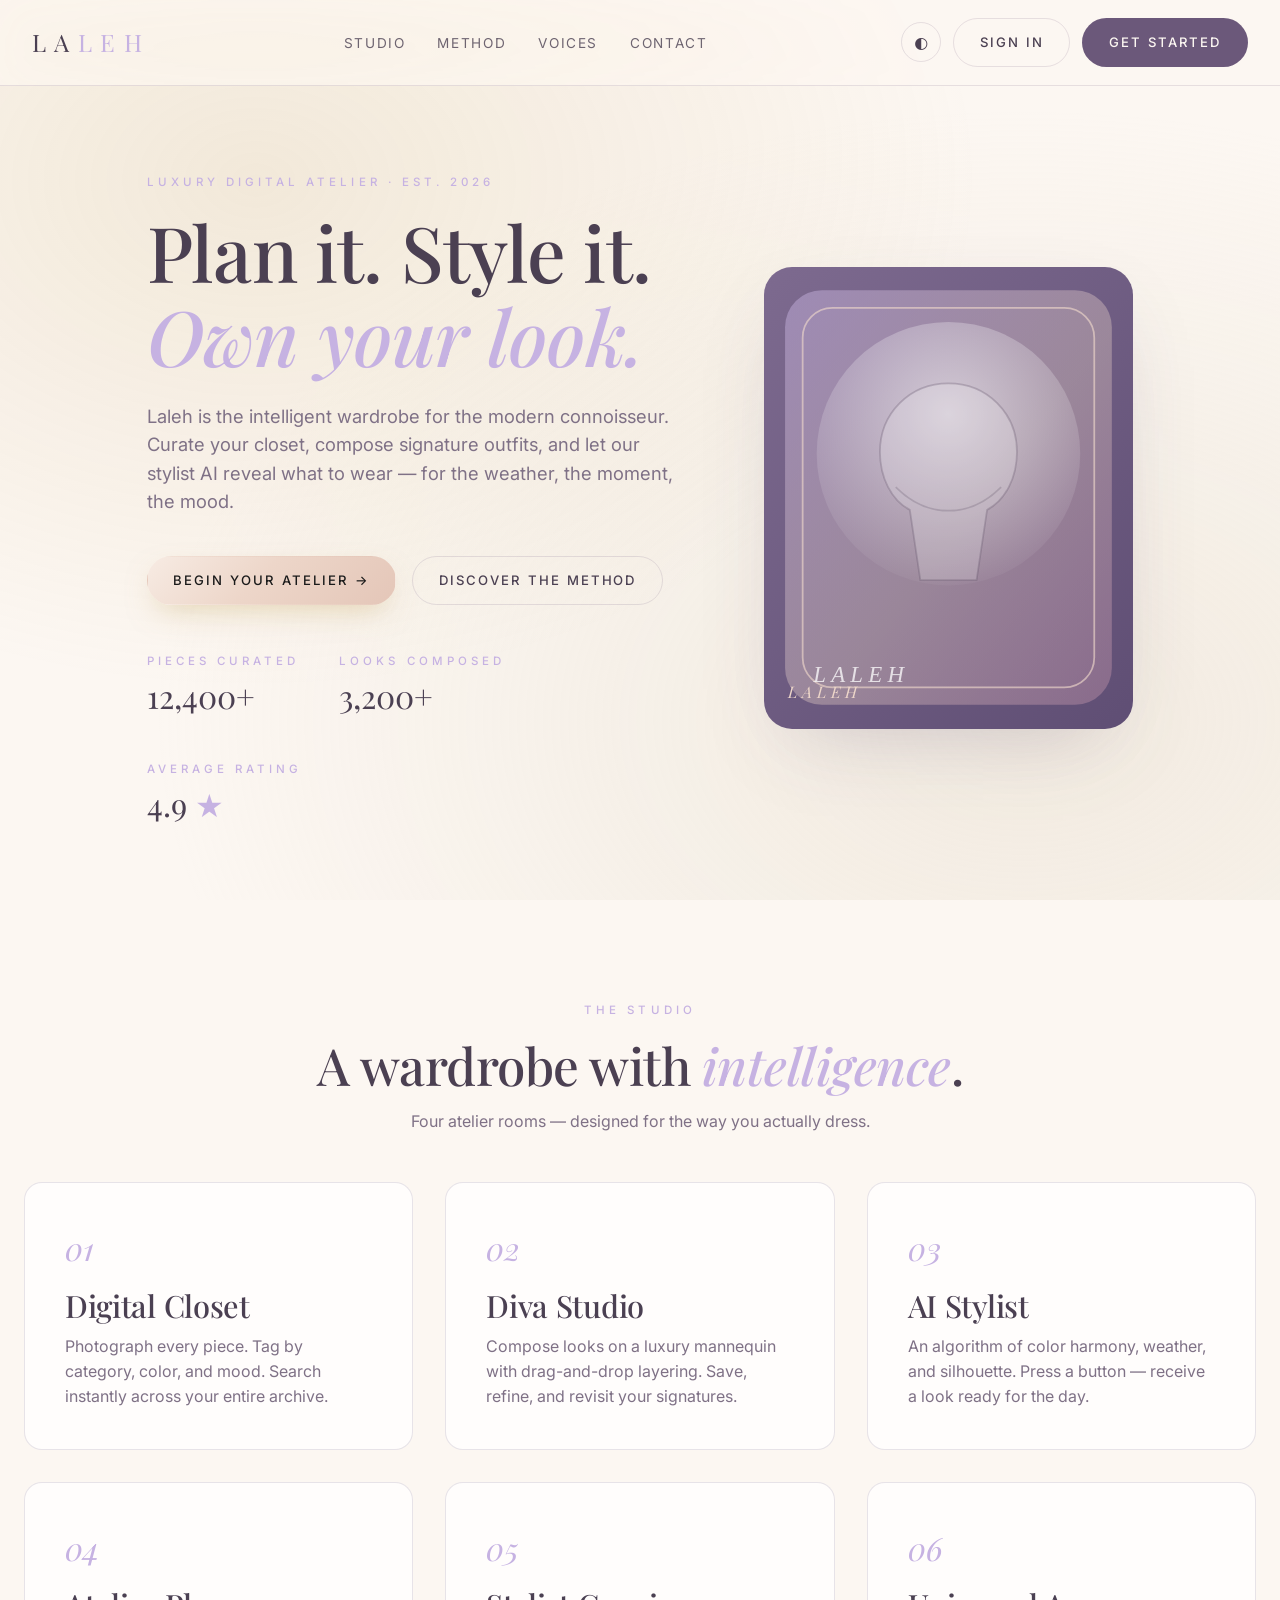
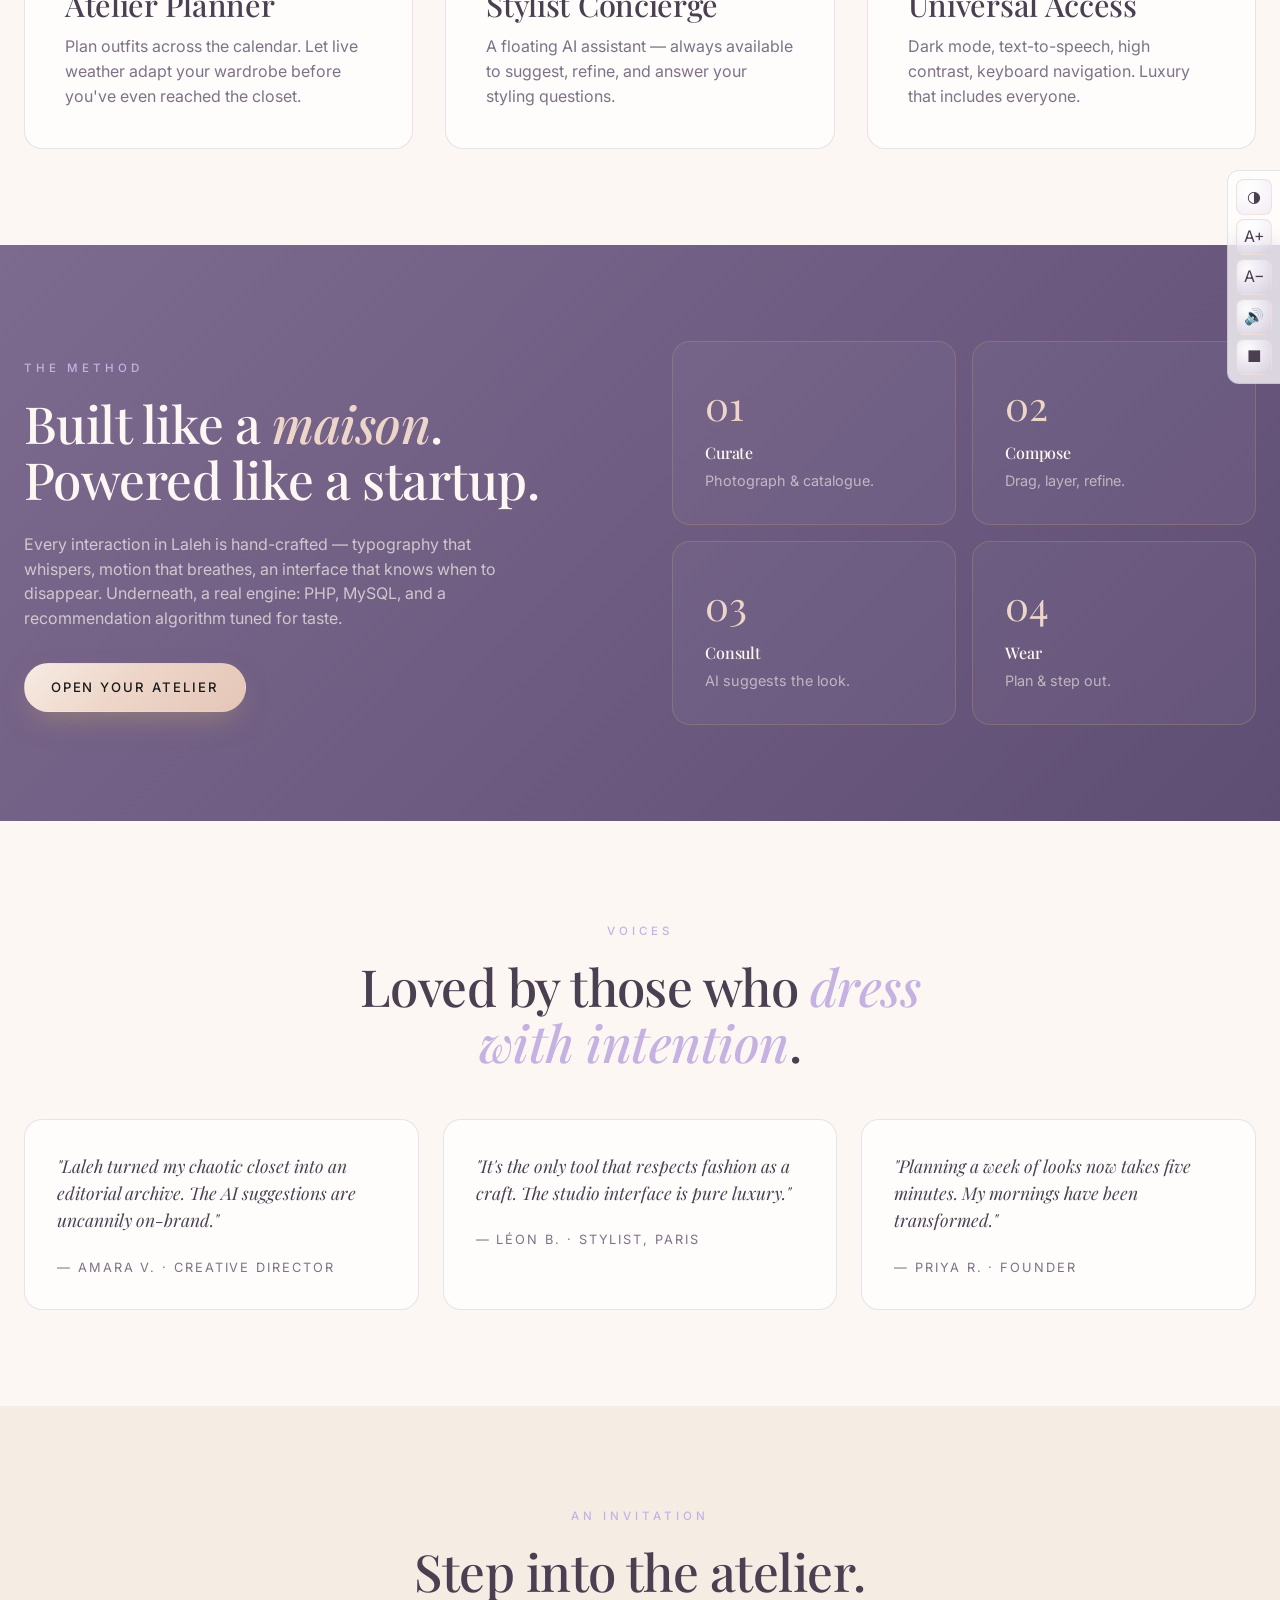
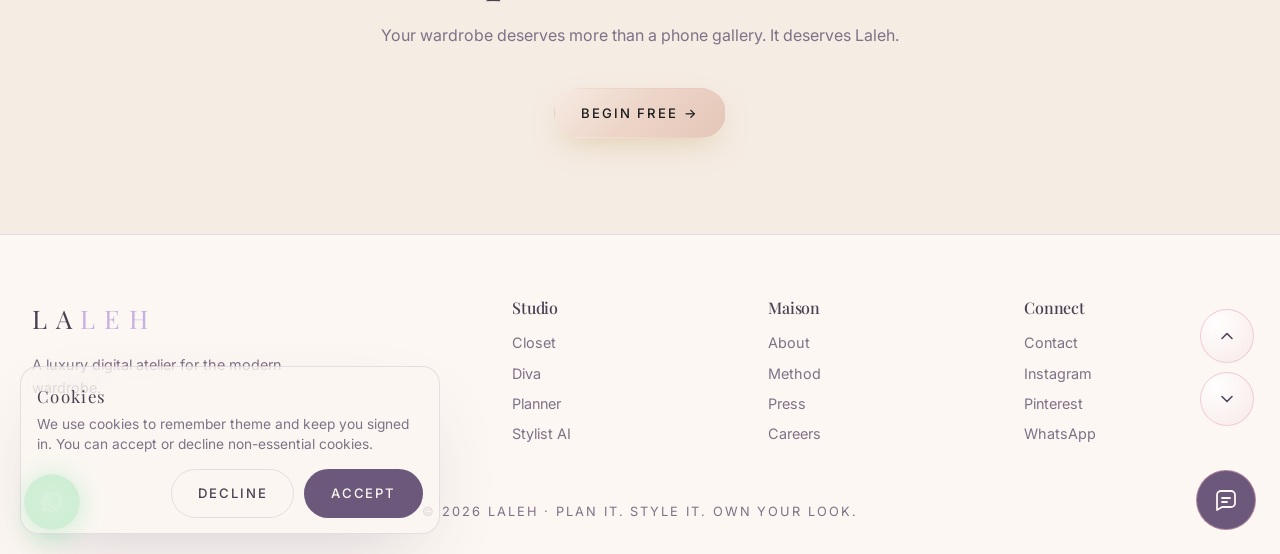
<file: frontend/index.html>
<!DOCTYPE html>
<html lang="en">
<head>
<meta charset="UTF-8" />
<meta name="viewport" content="width=device-width, initial-scale=1" />
<title>Laleh — Plan it. Style it. Own your look.</title>
<meta name="description" content="Laleh is a luxury digital fashion-tech platform for wardrobe management & AI-powered outfit planning." />
<link rel="icon" href="assets/favicon.svg" type="image/svg+xml">
<link rel="preconnect" href="https://fonts.googleapis.com">
<link href="https://fonts.googleapis.com/css2?family=Inter:wght@300;400;500;600&family=Playfair+Display:ital,wght@0,400;0,500;0,600;1,400;1,500&display=swap" rel="stylesheet">
<link rel="stylesheet" href="css/finesse.css">
</head>
<body>
<div class="loader"><div class="l-logo">LA<span>LEH</span></div><div class="bar"></div></div>

<nav class="nav">
  <a href="index.html" class="logo">LA<span>LEH</span></a>
  <ul>
    <li><a href="#features">Studio</a></li>
    <li><a href="#how">Method</a></li>
    <li><a href="#voices">Voices</a></li>
    <li><a href="#contact">Contact</a></li>
  </ul>
  <div class="nav-actions">
    <button class="btn-icon" onclick="toggleTheme()" title="Theme">◐</button>
    <a href="login.html" class="btn btn-ghost">Sign in</a>
    <a href="signup.html" class="btn btn-primary">Get Started</a>
  </div>
</nav>

<header class="hero">
  <div class="container hero-grid">
    <div class="reveal">
      <span class="eyebrow">Luxury Digital Atelier · Est. 2026</span>
      <h1 style="margin-top:1rem">Plan it. Style it.<br><span class="it">Own your look.</span></h1>
      <p class="lead">Laleh is the intelligent wardrobe for the modern connoisseur. Curate your closet, compose signature outfits, and let our stylist AI reveal what to wear — for the weather, the moment, the mood.</p>
      <div class="hero-cta">
        <a href="signup.html" class="btn btn-gold">Begin Your Atelier →</a>
        <a href="#features" class="btn btn-ghost">Discover the Method</a>
      </div>
      <div style="margin-top:3rem; display:flex; gap:2.5rem; flex-wrap:wrap">
        <div><div class="eyebrow">Pieces curated</div><div style="font-family:var(--font-display);font-size:2rem">12,400+</div></div>
        <div><div class="eyebrow">Looks composed</div><div style="font-family:var(--font-display);font-size:2rem">3,200+</div></div>
        <div><div class="eyebrow">Average rating</div><div style="font-family:var(--font-display);font-size:2rem">4.9 <span style="color:var(--accent)">★</span></div></div>
      </div>
    </div>
    <div class="hero-visual reveal" aria-label="Laleh hero illustration">
      <svg viewBox="0 0 420 520" width="100%" height="100%" preserveAspectRatio="xMidYMid meet" style="display:block">
        <defs>
          <linearGradient id="g1" x1="0" x2="1" y1="0" y2="1">
            <stop offset="0" stop-color="#c6b2e2" stop-opacity="0.85"/>
            <stop offset="0.55" stop-color="#edd6c9" stop-opacity="0.65"/>
            <stop offset="1" stop-color="#e6abbe" stop-opacity="0.55"/>
          </linearGradient>
          <radialGradient id="glow" cx="50%" cy="35%" r="70%">
            <stop offset="0" stop-color="#ffffff" stop-opacity="0.55"/>
            <stop offset="1" stop-color="#ffffff" stop-opacity="0"/>
          </radialGradient>
        </defs>
        <rect x="24" y="24" width="372" height="472" rx="42" fill="url(#g1)" opacity="0.55"/>
        <rect x="44" y="44" width="332" height="432" rx="34" fill="none" stroke="rgba(237,214,201,0.65)" stroke-width="2"/>
        <circle cx="210" cy="210" r="150" fill="url(#glow)"/>
        <path d="M210 130c44 0 78 34 78 78 0 29-13 55-34 66l-12 80h-64l-12-80c-21-11-34-37-34-66 0-44 34-78 78-78Z"
              fill="rgba(255,255,255,0.18)" stroke="rgba(79,66,89,0.25)" stroke-width="2"/>
        <path d="M150 248c18 18 39 27 60 27s42-9 60-27" fill="none" stroke="rgba(79,66,89,0.22)" stroke-width="2"/>
        <text x="56" y="470" font-family="Georgia, serif" font-style="italic" font-size="26" fill="rgba(255,255,255,0.75)" letter-spacing="6">LALEH</text>
      </svg>
    </div>
  </div>
</header>

<section id="features">
  <div class="container">
    <div class="reveal" style="text-align:center;max-width:680px;margin:0 auto">
      <span class="eyebrow">The Studio</span>
      <h2 style="margin-top:1rem">A wardrobe with <em style="color:var(--accent)">intelligence</em>.</h2>
      <p class="muted" style="margin-top:1rem">Four atelier rooms — designed for the way you actually dress.</p>
    </div>
    <div class="features-grid">
      <div class="feature reveal">
        <span class="num">01</span><h3>Digital Closet</h3>
        <p class="muted">Photograph every piece. Tag by category, color, and mood. Search instantly across your entire archive.</p>
      </div>
      <div class="feature reveal">
        <span class="num">02</span><h3>Diva Studio</h3>
        <p class="muted">Compose looks on a luxury mannequin with drag-and-drop layering. Save, refine, and revisit your signatures.</p>
      </div>
      <div class="feature reveal">
        <span class="num">03</span><h3>AI Stylist</h3>
        <p class="muted">An algorithm of color harmony, weather, and silhouette. Press a button — receive a look ready for the day.</p>
      </div>
      <div class="feature reveal">
        <span class="num">04</span><h3>Atelier Planner</h3>
        <p class="muted">Plan outfits across the calendar. Let live weather adapt your wardrobe before you've even reached the closet.</p>
      </div>
      <div class="feature reveal">
        <span class="num">05</span><h3>Stylist Concierge</h3>
        <p class="muted">A floating AI assistant — always available to suggest, refine, and answer your styling questions.</p>
      </div>
      <div class="feature reveal">
        <span class="num">06</span><h3>Universal Access</h3>
        <p class="muted">Dark mode, text-to-speech, high contrast, keyboard navigation. Luxury that includes everyone.</p>
      </div>
    </div>
  </div>
</section>

<section id="how" style="background: var(--grad-noir); color: var(--ivory)">
  <div class="container">
    <div style="display:grid;grid-template-columns:1fr 1fr;gap:4rem;align-items:center">
      <div class="reveal">
        <span class="eyebrow">The Method</span>
        <h2 style="margin-top:1rem">Built like a <em style="color:var(--gold)">maison</em>.<br>Powered like a startup.</h2>
        <p style="margin-top:1.5rem;color:rgba(247,243,236,.7);max-width:480px">Every interaction in Laleh is hand-crafted — typography that whispers, motion that breathes, an interface that knows when to disappear. Underneath, a real engine: PHP, MySQL, and a recommendation algorithm tuned for taste.</p>
        <a href="signup.html" class="btn btn-gold" style="margin-top:2rem">Open Your Atelier</a>
      </div>
      <div class="reveal">
        <div style="display:grid;grid-template-columns:1fr 1fr;gap:1rem">
          <div style="padding:2rem;background:rgba(255,255,255,.04);border:1px solid rgba(200,169,106,.25);border-radius:18px">
            <div style="font-family:var(--font-display);font-size:2.5rem;color:var(--gold)">01</div>
            <h4 style="margin-top:.5rem">Curate</h4>
            <p style="font-size:.9rem;color:rgba(247,243,236,.6);margin-top:.5rem">Photograph & catalogue.</p>
          </div>
          <div style="padding:2rem;background:rgba(255,255,255,.04);border:1px solid rgba(200,169,106,.25);border-radius:18px">
            <div style="font-family:var(--font-display);font-size:2.5rem;color:var(--gold)">02</div>
            <h4 style="margin-top:.5rem">Compose</h4>
            <p style="font-size:.9rem;color:rgba(247,243,236,.6);margin-top:.5rem">Drag, layer, refine.</p>
          </div>
          <div style="padding:2rem;background:rgba(255,255,255,.04);border:1px solid rgba(200,169,106,.25);border-radius:18px">
            <div style="font-family:var(--font-display);font-size:2.5rem;color:var(--gold)">03</div>
            <h4 style="margin-top:.5rem">Consult</h4>
            <p style="font-size:.9rem;color:rgba(247,243,236,.6);margin-top:.5rem">AI suggests the look.</p>
          </div>
          <div style="padding:2rem;background:rgba(255,255,255,.04);border:1px solid rgba(200,169,106,.25);border-radius:18px">
            <div style="font-family:var(--font-display);font-size:2.5rem;color:var(--gold)">04</div>
            <h4 style="margin-top:.5rem">Wear</h4>
            <p style="font-size:.9rem;color:rgba(247,243,236,.6);margin-top:.5rem">Plan & step out.</p>
          </div>
        </div>
      </div>
    </div>
  </div>
</section>

<section id="voices">
  <div class="container">
    <div class="reveal" style="text-align:center;max-width:600px;margin:0 auto">
      <span class="eyebrow">Voices</span>
      <h2 style="margin-top:1rem">Loved by those who <em style="color:var(--accent)">dress with intention</em>.</h2>
    </div>
    <div class="t-grid">
      <div class="t-card reveal">
        <p>"Laleh turned my chaotic closet into an editorial archive. The AI suggestions are uncannily on-brand."</p>
        <div class="author">— Amara V. · Creative Director</div>
      </div>
      <div class="t-card reveal">
        <p>"It's the only tool that respects fashion as a craft. The studio interface is pure luxury."</p>
        <div class="author">— Léon B. · Stylist, Paris</div>
      </div>
      <div class="t-card reveal">
        <p>"Planning a week of looks now takes five minutes. My mornings have been transformed."</p>
        <div class="author">— Priya R. · Founder</div>
      </div>
    </div>
  </div>
</section>

<section id="contact" style="background: var(--bone)">
  <div class="container" style="text-align:center;max-width:680px">
    <span class="eyebrow">An Invitation</span>
    <h2 style="margin-top:1rem">Step into the atelier.</h2>
    <p class="muted" style="margin:1.5rem 0 2.5rem">Your wardrobe deserves more than a phone gallery. It deserves Laleh.</p>
    <a href="signup.html" class="btn btn-gold">Begin Free →</a>
  </div>
</section>

<footer class="footer">
  <div class="footer-grid">
    <div>
      <div style="font-family:var(--font-display);font-size:1.6rem;letter-spacing:.35em">LA<span style="color:var(--accent)">LEH</span></div>
      <p class="muted" style="margin-top:1rem;max-width:300px;font-size:.9rem">A luxury digital atelier for the modern wardrobe.</p>
    </div>
    <div><h4>Studio</h4><ul><li>Closet</li><li>Diva</li><li>Planner</li><li>Stylist AI</li></ul></div>
    <div><h4>Maison</h4><ul><li><a href="about.html">About</a></li><li>Method</li><li>Press</li><li>Careers</li></ul></div>
    <div><h4>Connect</h4><ul><li><a href="contactus.html">Contact</a></li><li>Instagram</li><li>Pinterest</li><li>WhatsApp</li></ul></div>
  </div>
  <div class="copy">© 2026 Laleh · Plan it. Style it. Own your look.</div>
</footer>

<div id="floating-slot"></div>
<script src="js/finesse.js"></script>
</body>
</html>
</file>
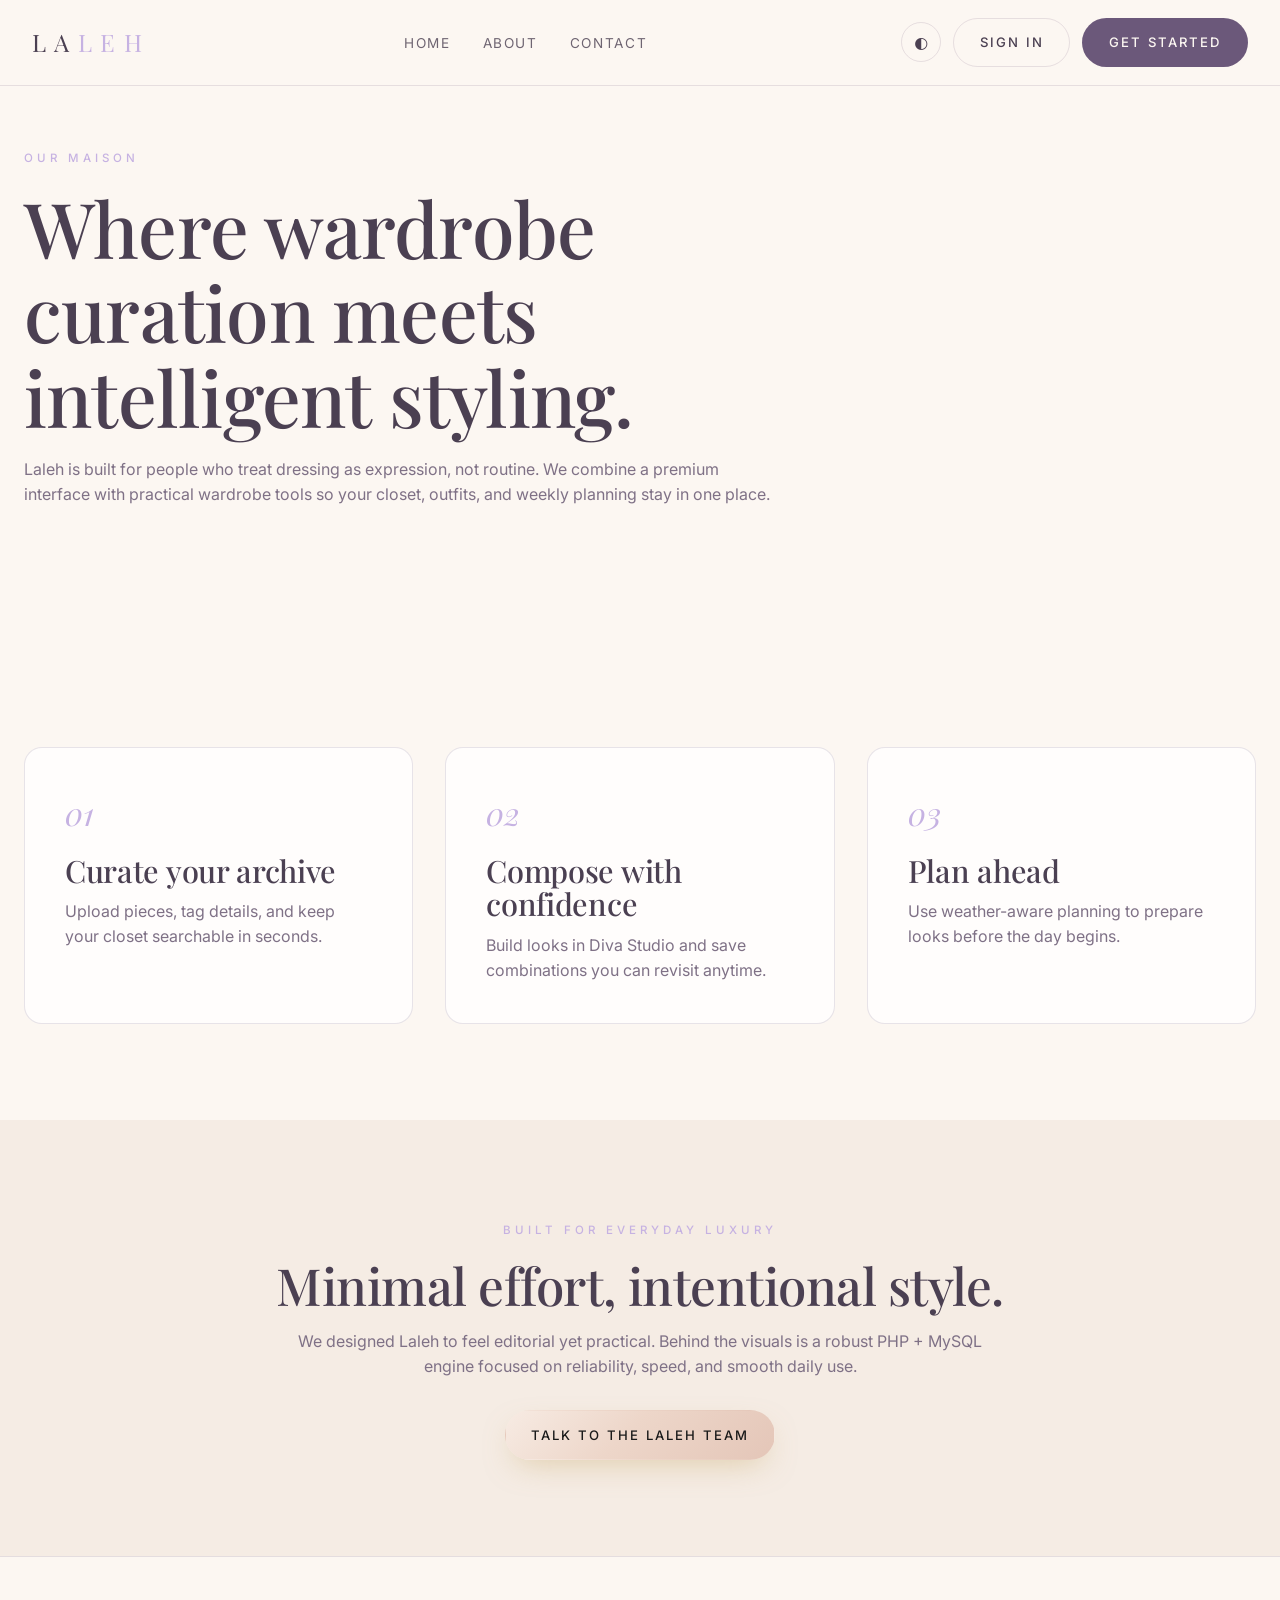
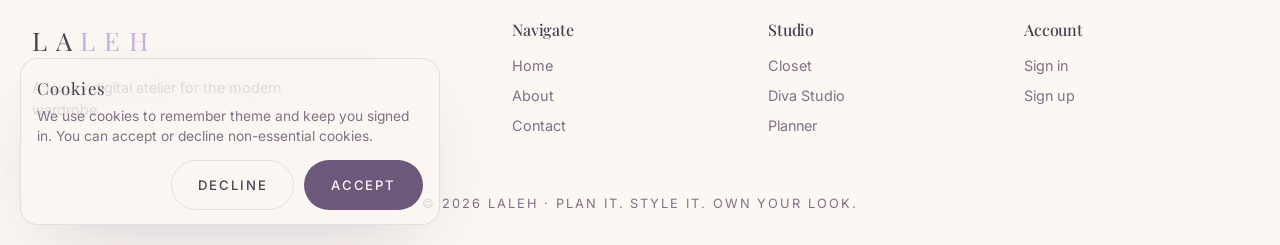
<file: frontend/about.html>
<!DOCTYPE html>
<html lang="en">
<head>
<meta charset="UTF-8">
<meta name="viewport" content="width=device-width, initial-scale=1">
<title>About · Laleh</title>
<link rel="icon" href="assets/favicon.svg" type="image/svg+xml">
<link href="https://fonts.googleapis.com/css2?family=Inter:wght@300;400;500;600&family=Playfair+Display:ital,wght@0,500;1,500&display=swap" rel="stylesheet">
<link rel="stylesheet" href="css/finesse.css">
</head>
<body>
<div class="loader"><div class="l-logo">LA<span>LEH</span></div><div class="bar"></div></div>

<nav class="nav">
  <a href="index.html" class="logo">LA<span>LEH</span></a>
  <ul>
    <li><a href="index.html">Home</a></li>
    <li><a href="about.html">About</a></li>
    <li><a href="contactus.html">Contact</a></li>
  </ul>
  <div class="nav-actions">
    <button class="btn-icon" onclick="toggleTheme()" title="Theme">◐</button>
    <a href="login.html" class="btn btn-ghost">Sign in</a>
    <a href="signup.html" class="btn btn-primary">Get Started</a>
  </div>
</nav>

<section style="padding-top:9rem">
  <div class="container">
    <span class="eyebrow">Our Maison</span>
    <h1 style="margin-top:1rem;max-width:860px">Where wardrobe curation meets intelligent styling.</h1>
    <p class="muted" style="margin-top:1.2rem;max-width:760px">
      Laleh is built for people who treat dressing as expression, not routine. We combine a premium
      interface with practical wardrobe tools so your closet, outfits, and weekly planning stay in one place.
    </p>
  </div>
</section>

<section>
  <div class="container">
    <div class="features-grid">
      <div class="feature reveal">
        <span class="num">01</span>
        <h3>Curate your archive</h3>
        <p class="muted">Upload pieces, tag details, and keep your closet searchable in seconds.</p>
      </div>
      <div class="feature reveal">
        <span class="num">02</span>
        <h3>Compose with confidence</h3>
        <p class="muted">Build looks in Diva Studio and save combinations you can revisit anytime.</p>
      </div>
      <div class="feature reveal">
        <span class="num">03</span>
        <h3>Plan ahead</h3>
        <p class="muted">Use weather-aware planning to prepare looks before the day begins.</p>
      </div>
    </div>
  </div>
</section>

<section style="background:var(--bone)">
  <div class="container" style="max-width:900px;text-align:center">
    <span class="eyebrow">Built for Everyday Luxury</span>
    <h2 style="margin-top:1rem">Minimal effort, intentional style.</h2>
    <p class="muted" style="margin:1rem auto 2rem;max-width:700px">
      We designed Laleh to feel editorial yet practical. Behind the visuals is a robust PHP + MySQL engine
      focused on reliability, speed, and smooth daily use.
    </p>
    <a class="btn btn-gold" href="contactus.html">Talk to the Laleh team</a>
  </div>
</section>

<footer class="footer">
  <div class="footer-grid">
    <div>
      <div style="font-family:var(--font-display);font-size:1.6rem;letter-spacing:.35em">LA<span style="color:var(--accent)">LEH</span></div>
      <p class="muted" style="margin-top:1rem;max-width:300px;font-size:.9rem">A luxury digital atelier for the modern wardrobe.</p>
    </div>
    <div><h4>Navigate</h4><ul><li><a href="index.html">Home</a></li><li><a href="about.html">About</a></li><li><a href="contactus.html">Contact</a></li></ul></div>
    <div><h4>Studio</h4><ul><li><a href="closet.html">Closet</a></li><li><a href="diva.html">Diva Studio</a></li><li><a href="planner.html">Planner</a></li></ul></div>
    <div><h4>Account</h4><ul><li><a href="login.html">Sign in</a></li><li><a href="signup.html">Sign up</a></li></ul></div>
  </div>
  <div class="copy">© 2026 Laleh · Plan it. Style it. Own your look.</div>
</footer>

<script src="js/finesse.js"></script>
</body>
</html>
</file>
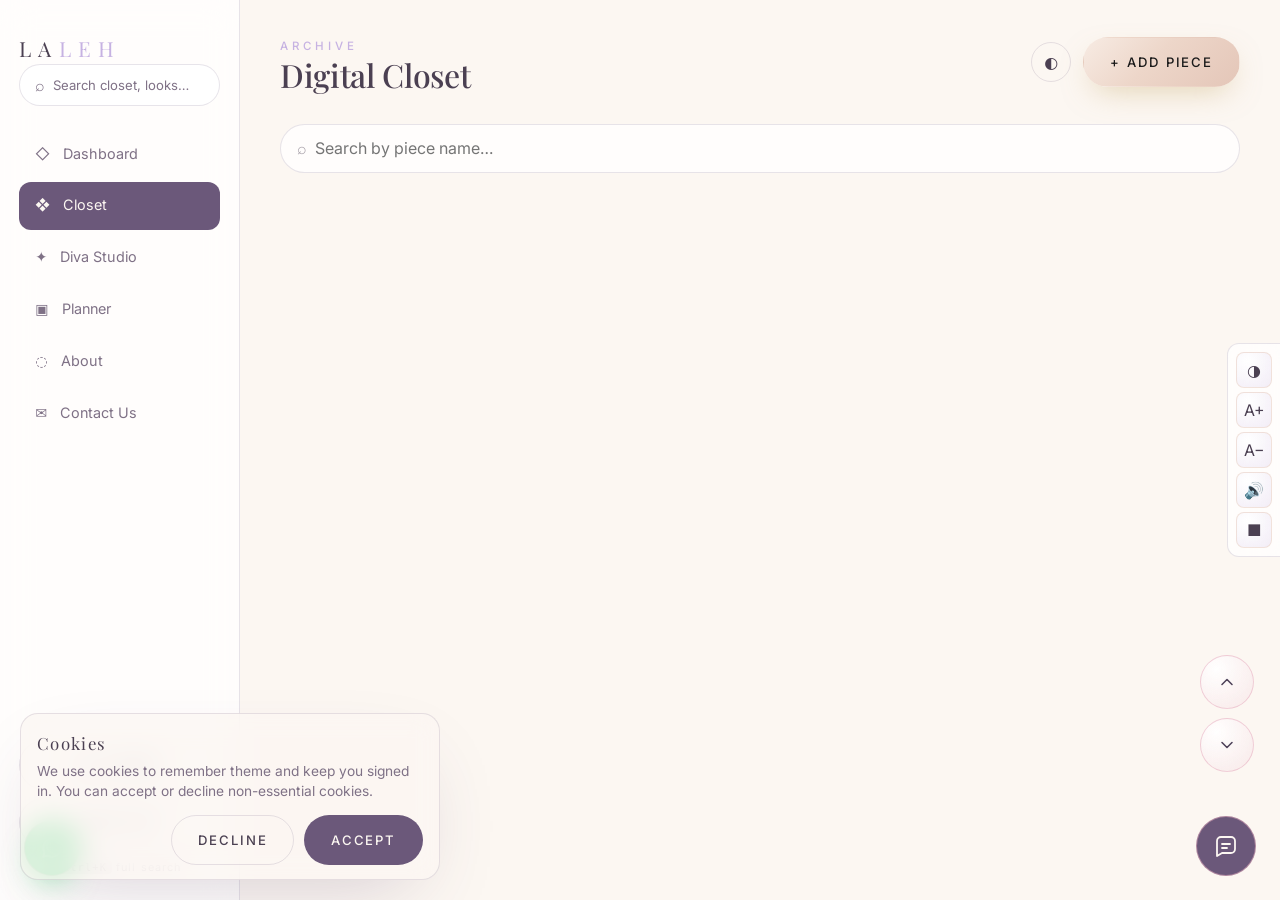
<file: frontend/closet.html>
<!DOCTYPE html><html lang="en"><head>
<meta charset="UTF-8"><meta name="viewport" content="width=device-width, initial-scale=1">
<title>Closet · Laleh</title>
<link rel="icon" href="assets/favicon.svg" type="image/svg+xml">
<link href="https://fonts.googleapis.com/css2?family=Inter:wght@300;400;500;600&family=Playfair+Display:ital,wght@0,500;1,500&display=swap" rel="stylesheet">
<link rel="stylesheet" href="css/finesse.css">
</head><body>
<div class="app-shell">
  <div id="sidebar-slot"></div>
  <main class="app-main">
    <div class="app-top">
      <div><span class="eyebrow">Archive</span><h1>Digital Closet</h1></div>
      <div class="right">
        <button class="btn-icon" onclick="toggleTheme()" title="Theme">◐</button>
        <button class="btn btn-gold" onclick="openAdd()">+ Add Piece</button>
      </div>
    </div>

    <div class="closet-toolbar">
      <div class="search-bar">
        <span style="opacity:.5">⌕</span>
        <input id="search" placeholder="Search by piece name…">
      </div>
    </div>
    <div class="cat-pills" id="cat-pills"></div>

    <div class="item-grid" id="item-grid"></div>
  </main>
</div>

<div class="modal" id="add-modal">
  <div class="box">
    <h3>Add a piece</h3>
    <form onsubmit="submitAdd(event)" enctype="multipart/form-data">
      <div class="field"><label>Name</label><input name="name" required maxlength="120"></div>
      <div class="field"><label>Category</label>
        <select name="category_id" id="cat-select" required style="width:100%;padding:.9rem 1rem;border-radius:12px;border:1px solid var(--border);background:transparent;color:var(--text)"></select>
      </div>
      <div style="display:grid;grid-template-columns:1fr 1fr;gap:1rem">
        <div class="field"><label>Color</label><input name="color" placeholder="e.g. ivory"></div>
        <div class="field"><label>Style tag</label><input name="style_tag" placeholder="e.g. evening"></div>
      </div>
      <div class="field"><label>Image</label><input type="file" name="image" accept="image/*" required></div>
      <div style="display:flex;gap:.5rem;margin-top:1rem">
        <button type="button" class="btn btn-ghost" onclick="closeAdd()" style="flex:1;justify-content:center">Cancel</button>
        <button class="btn btn-primary" style="flex:1;justify-content:center">Add to Closet</button>
      </div>
    </form>
  </div>
</div>

<div id="floating-slot"></div>
<script src="js/finesse.js"></script>
<script>document.getElementById('sidebar-slot').outerHTML = F.renderChrome('closet');</script>
<script src="js/closet.js"></script>
</body></html>
</file>
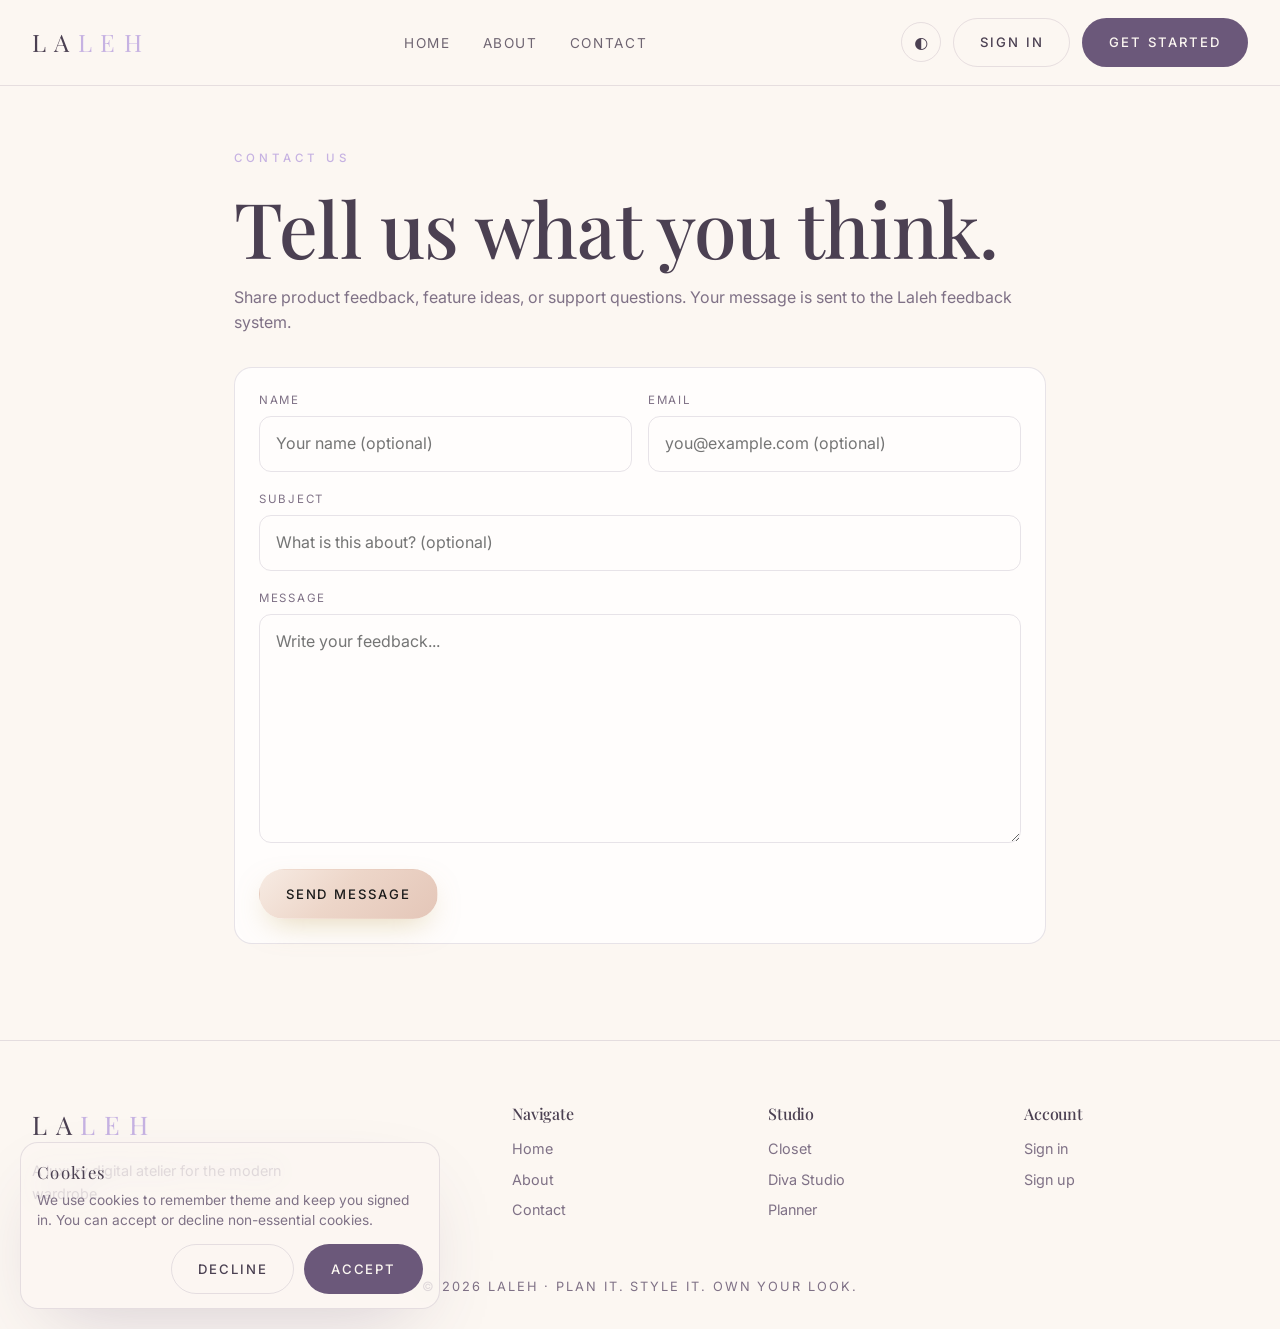
<file: frontend/contactus.html>
<!DOCTYPE html>
<html lang="en">
<head>
<meta charset="UTF-8">
<meta name="viewport" content="width=device-width, initial-scale=1">
<title>Contact Us · Laleh</title>
<link rel="icon" href="assets/favicon.svg" type="image/svg+xml">
<link href="https://fonts.googleapis.com/css2?family=Inter:wght@300;400;500;600&family=Playfair+Display:ital,wght@0,500;1,500&display=swap" rel="stylesheet">
<link rel="stylesheet" href="css/finesse.css">
</head>
<body>
<div class="loader"><div class="l-logo">LA<span>LEH</span></div><div class="bar"></div></div>

<nav class="nav">
  <a href="index.html" class="logo">LA<span>LEH</span></a>
  <ul>
    <li><a href="index.html">Home</a></li>
    <li><a href="about.html">About</a></li>
    <li><a href="contactus.html">Contact</a></li>
  </ul>
  <div class="nav-actions">
    <button class="btn-icon" onclick="toggleTheme()" title="Theme">◐</button>
    <a href="login.html" class="btn btn-ghost">Sign in</a>
    <a href="signup.html" class="btn btn-primary">Get Started</a>
  </div>
</nav>

<section style="padding-top:9rem">
  <div class="container" style="max-width:860px">
    <span class="eyebrow">Contact Us</span>
    <h1 style="margin-top:1rem">Tell us what you think.</h1>
    <p class="muted" style="margin-top:1rem">
      Share product feedback, feature ideas, or support questions. Your message is sent to the Laleh feedback system.
    </p>

    <div class="card" style="margin-top:2rem">
      <form id="contact-form">
        <div style="display:grid;grid-template-columns:1fr 1fr;gap:1rem">
          <div class="field">
            <label>Name</label>
            <input id="name" type="text" maxlength="100" placeholder="Your name (optional)">
          </div>
          <div class="field">
            <label>Email</label>
            <input id="email" type="email" maxlength="150" placeholder="you@example.com (optional)">
          </div>
        </div>
        <div class="field">
          <label>Subject</label>
          <input id="subject" type="text" maxlength="120" placeholder="What is this about? (optional)">
        </div>
        <div class="field">
          <label>Message</label>
          <textarea id="message" rows="8" maxlength="2500" placeholder="Write your feedback..." style="width:100%;padding:.9rem 1rem;border-radius:12px;border:1px solid var(--border);background:transparent;color:var(--text);resize:vertical" required></textarea>
        </div>
        <div class="msg" id="contact-msg"></div>
        <button class="btn btn-gold" type="submit">Send message</button>
      </form>
    </div>
  </div>
</section>

<footer class="footer">
  <div class="footer-grid">
    <div>
      <div style="font-family:var(--font-display);font-size:1.6rem;letter-spacing:.35em">LA<span style="color:var(--accent)">LEH</span></div>
      <p class="muted" style="margin-top:1rem;max-width:300px;font-size:.9rem">A luxury digital atelier for the modern wardrobe.</p>
    </div>
    <div><h4>Navigate</h4><ul><li><a href="index.html">Home</a></li><li><a href="about.html">About</a></li><li><a href="contactus.html">Contact</a></li></ul></div>
    <div><h4>Studio</h4><ul><li><a href="closet.html">Closet</a></li><li><a href="diva.html">Diva Studio</a></li><li><a href="planner.html">Planner</a></li></ul></div>
    <div><h4>Account</h4><ul><li><a href="login.html">Sign in</a></li><li><a href="signup.html">Sign up</a></li></ul></div>
  </div>
  <div class="copy">© 2026 Laleh · Plan it. Style it. Own your look.</div>
</footer>

<script src="js/finesse.js"></script>
<script>
document.getElementById('contact-form').addEventListener('submit', async (e) => {
  e.preventDefault();
  const msgEl = document.getElementById('contact-msg');
  const name = document.getElementById('name').value.trim();
  const email = document.getElementById('email').value.trim();
  const subject = document.getElementById('subject').value.trim();
  const message = document.getElementById('message').value.trim();

  const composed = [
    subject ? `Subject: ${subject}` : '',
    name ? `Name: ${name}` : '',
    email ? `Email: ${email}` : '',
    `Message: ${message}`
  ].filter(Boolean).join('\n');

  const r = await F.post(F.api + '/feedback.php', { message: composed });
  if (r.ok) {
    msgEl.className = 'msg ok';
    msgEl.textContent = 'Thanks — your feedback has been sent.';
    e.target.reset();
  } else {
    msgEl.className = 'msg err';
    msgEl.textContent = r.msg || 'Could not send message.';
  }
});
</script>
</body>
</html>
</file>
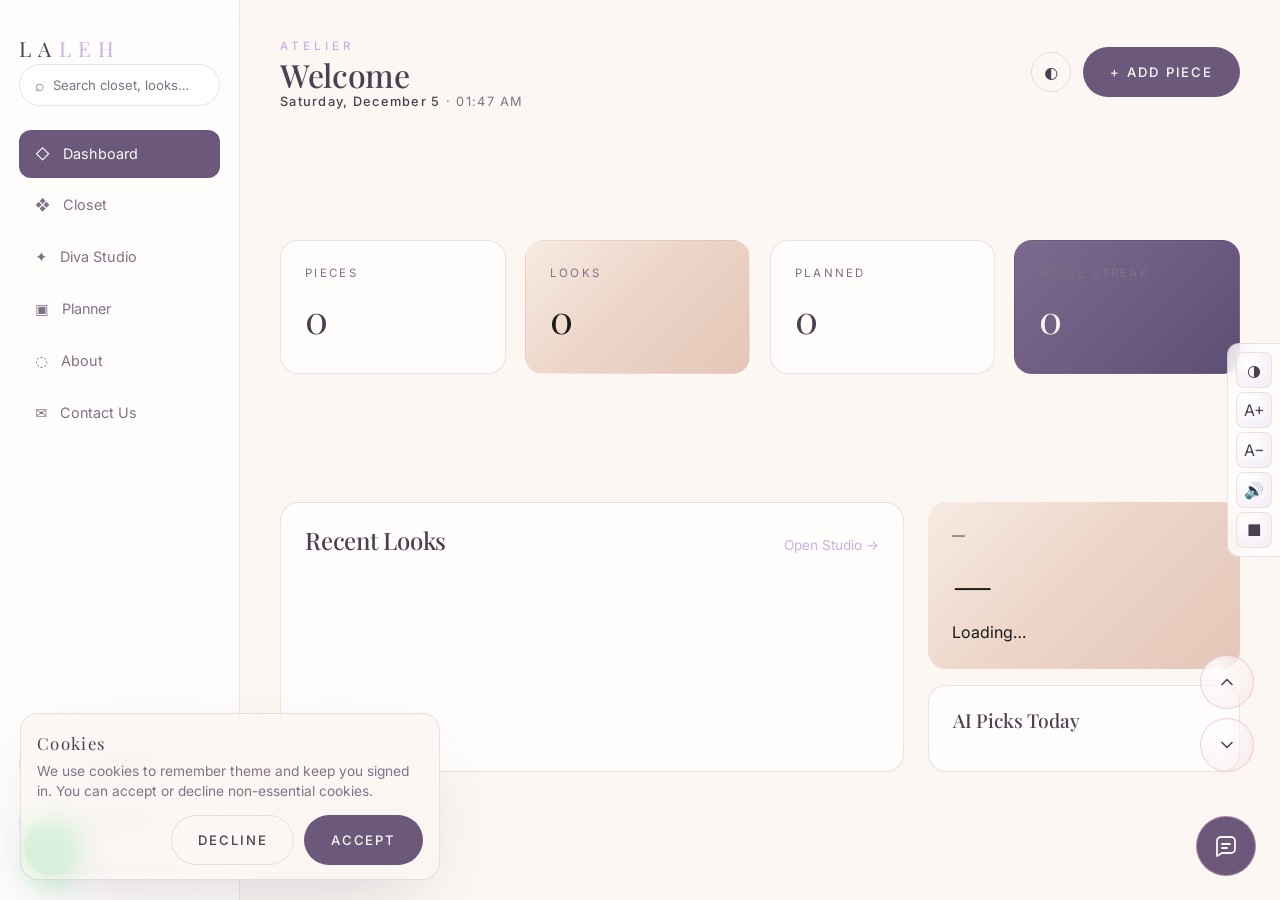
<file: frontend/dashboard.html>
<!DOCTYPE html><html lang="en"><head>
<meta charset="UTF-8"><meta name="viewport" content="width=device-width, initial-scale=1">
<title>Dashboard · Laleh</title>
<link rel="icon" href="assets/favicon.svg" type="image/svg+xml">
<link href="https://fonts.googleapis.com/css2?family=Inter:wght@300;400;500;600&family=Playfair+Display:ital,wght@0,500;1,500&display=swap" rel="stylesheet">
<link rel="stylesheet" href="css/finesse.css">
</head><body>
<div class="app-shell">
  <script>document.write(F_RENDER_PLACEHOLDER='')</script>
  <div id="sidebar-slot"></div>
  <main class="app-main">
    <div class="app-top">
      <div>
        <span class="eyebrow">Atelier</span>
        <h1 id="hello">Welcome</h1>
        <div class="dt-widget" id="dt-widget"></div>
      </div>
      <div class="right">
        <button class="btn-icon" onclick="toggleTheme()" title="Theme">◐</button>
        <a href="closet.html" class="btn btn-primary">+ Add Piece</a>
      </div>
    </div>

    <section class="widgets">
      <div class="widget"><div class="lbl">Pieces</div><div class="val" id="stat-items">0</div></div>
      <div class="widget gold"><div class="lbl">Looks</div><div class="val" id="stat-outfits">0</div></div>
      <div class="widget"><div class="lbl">Planned</div><div class="val" id="stat-planned">0</div></div>
      <div class="widget dark"><div class="lbl">Style streak</div><div class="val" id="stat-streak">0</div></div>
    </section>

    <div class="dash-grid">
      <div class="card">
        <div class="section-title"><h2>Recent Looks</h2><a href="diva.html" style="color:var(--accent);font-size:.85rem">Open Studio →</a></div>
        <div id="recent-outfits"></div>
      </div>
      <div style="display:flex;flex-direction:column;gap:1rem">
        <div class="weather-card">
          <div class="city" id="w-city">—</div>
          <div class="t" id="w-temp">—</div>
          <div style="text-transform:capitalize" id="w-cond">loading…</div>
        </div>
        <div class="card">
          <div class="section-title"><h2 style="font-size:1.2rem">AI Picks Today</h2></div>
          <div id="ai-picks" style="display:grid;grid-template-columns:repeat(3,1fr);gap:.5rem"></div>
        </div>
      </div>
    </div>
  </main>
</div>
<div id="floating-slot"></div>
<script src="js/finesse.js"></script>
<script>document.getElementById('sidebar-slot').outerHTML = F.renderChrome('dashboard');</script>
<script src="js/dashboard.js"></script>
</body></html>
</file>
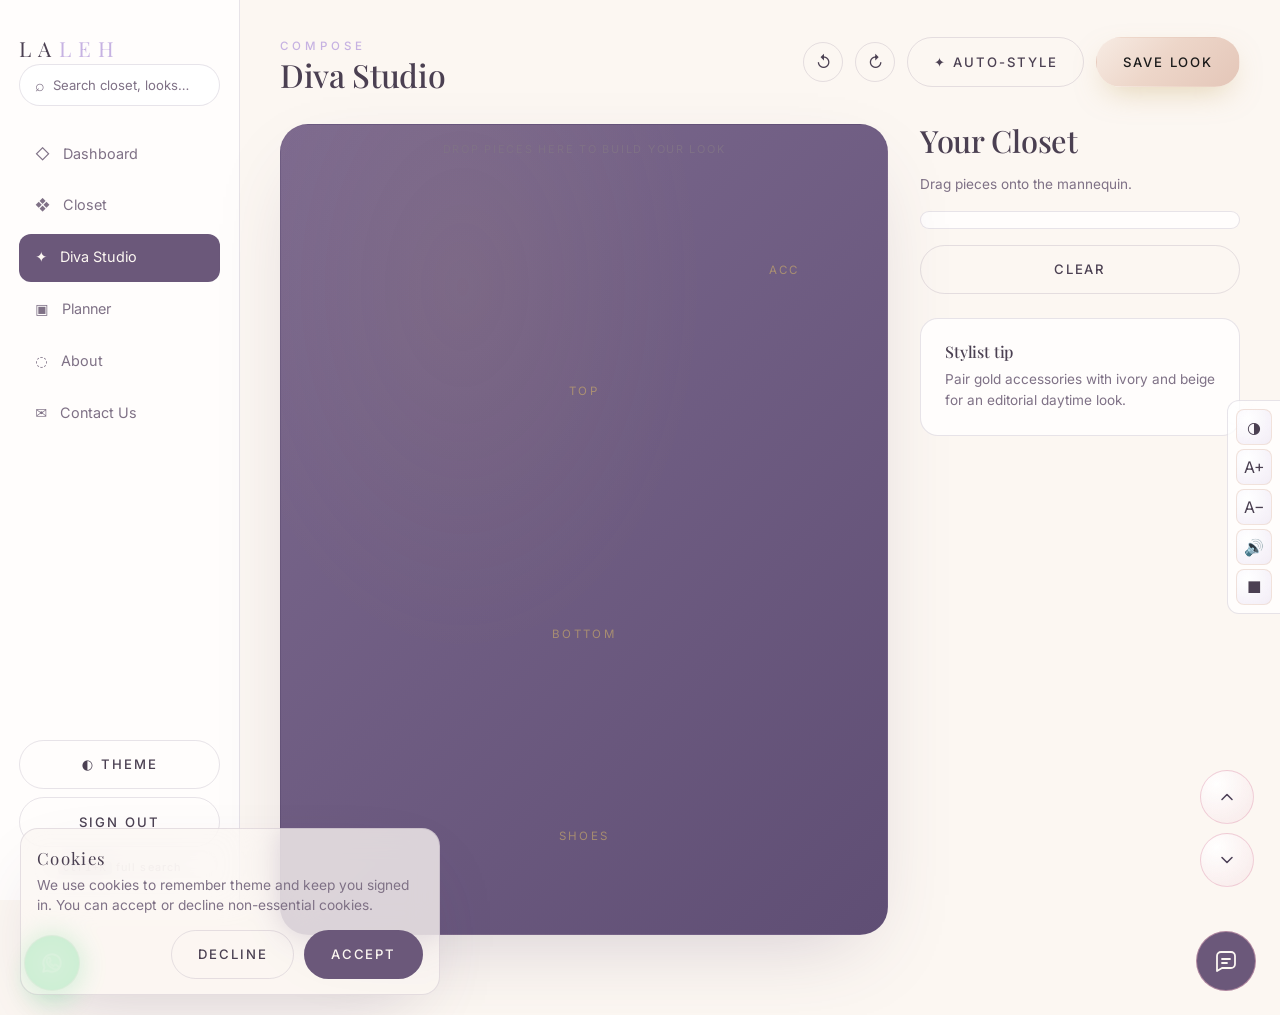
<file: frontend/diva.html>
<!DOCTYPE html><html lang="en"><head>
<meta charset="UTF-8"><meta name="viewport" content="width=device-width, initial-scale=1">
<title>Diva Studio · Laleh</title>
<link rel="icon" href="assets/favicon.svg" type="image/svg+xml">
<link href="https://fonts.googleapis.com/css2?family=Inter:wght@300;400;500;600&family=Playfair+Display:ital,wght@0,500;1,500&display=swap" rel="stylesheet">
<link rel="stylesheet" href="css/finesse.css">
</head><body>
<div class="app-shell">
  <div id="sidebar-slot"></div>
  <main class="app-main">
    <div class="app-top">
      <div><span class="eyebrow">Compose</span><h1>Diva Studio</h1></div>
      <div class="right">
        <button class="btn-icon" onclick="rotateMannequin(-1)" title="Rotate left">↺</button>
        <button class="btn-icon" onclick="rotateMannequin(1)" title="Rotate right">↻</button>
        <button class="btn btn-ghost" onclick="autoCompose()">✦ Auto-style</button>
        <button class="btn btn-gold" onclick="saveOutfit()">Save Look</button>
      </div>
    </div>

    <div class="diva-wrap">
      <div class="mannequin" id="mannequin">
        <div class="canvas-hint">Drop pieces here to build your look</div>
        <div class="slot full" data-slot="full" data-label=""></div>
        <div class="slot top" data-slot="top" data-label="TOP">TOP</div>
        <div class="slot bottom" data-slot="bottom" data-label="BOTTOM">BOTTOM</div>
        <div class="slot shoes" data-slot="shoes" data-label="SHOES">SHOES</div>
        <div class="slot acc" data-slot="acc" data-label="ACC">ACC</div>
      </div>

      <div class="diva-side">
        <h3>Your Closet</h3>
        <p class="muted" style="font-size:.85rem;margin-bottom:1rem">Drag pieces onto the mannequin.</p>
        <div class="diva-pool" id="diva-pool"></div>
        <div class="diva-actions">
          <button class="btn btn-ghost" onclick="clearLook()" style="flex:1;justify-content:center">Clear</button>
        </div>
        <div class="card" style="margin-top:1.5rem">
          <h4 style="font-family:var(--font-display);margin-bottom:.5rem">Stylist tip</h4>
          <p class="muted" style="font-size:.85rem">Pair gold accessories with ivory and beige for an editorial daytime look.</p>
        </div>
      </div>
    </div>
  </main>
</div>
<div id="floating-slot"></div>
<script src="js/finesse.js"></script>
<script>document.getElementById('sidebar-slot').outerHTML = F.renderChrome('diva');</script>
<script src="js/diva.js"></script>
</body></html>
</file>
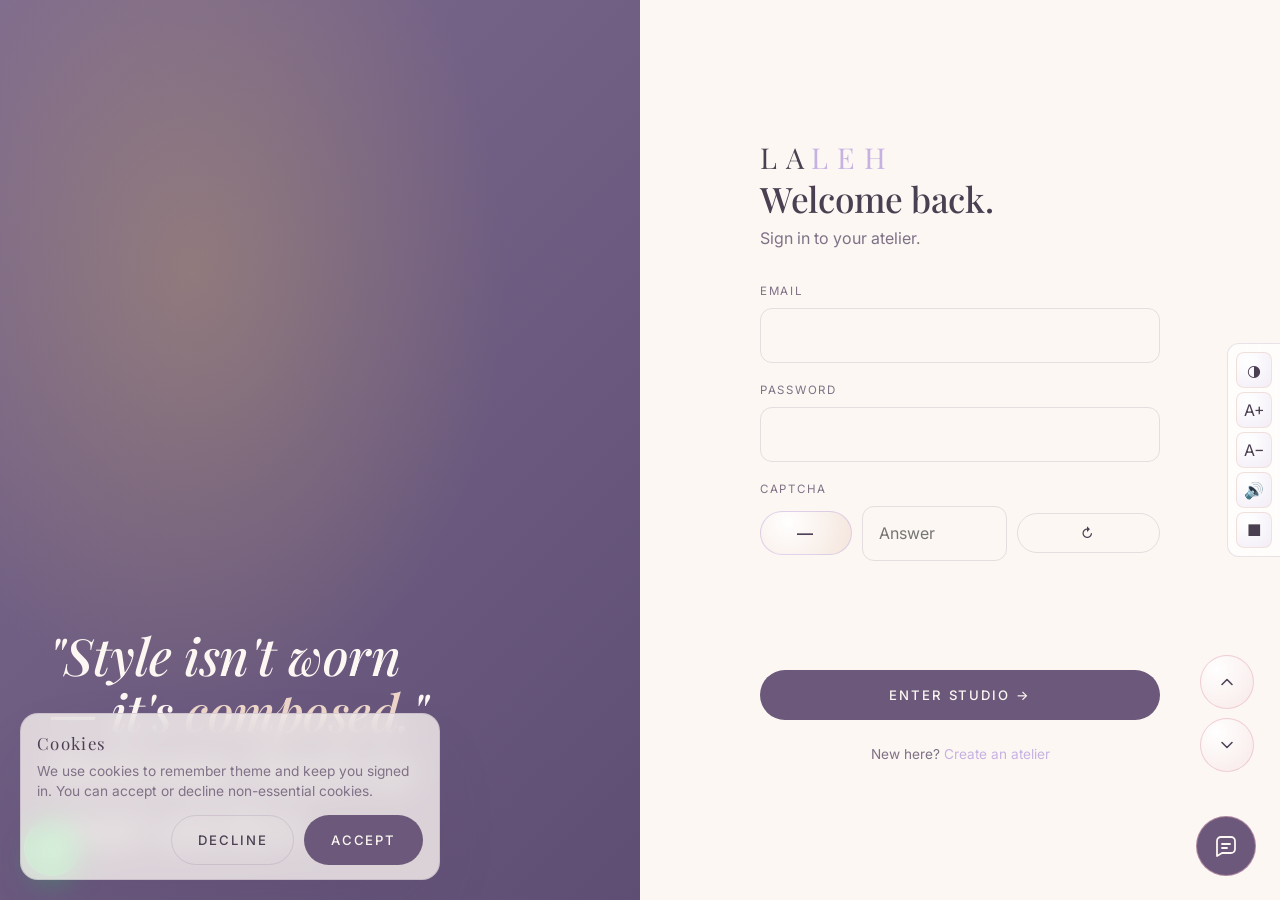
<file: frontend/login.html>
<!DOCTYPE html><html lang="en"><head>
<meta charset="UTF-8"><meta name="viewport" content="width=device-width, initial-scale=1">
<title>Sign In · Laleh</title>
<link rel="icon" href="assets/favicon.svg" type="image/svg+xml">
<link href="https://fonts.googleapis.com/css2?family=Inter:wght@300;400;500;600&family=Playfair+Display:ital,wght@0,500;1,500&display=swap" rel="stylesheet">
<link rel="stylesheet" href="css/finesse.css">
</head><body>
<main class="auth-page">
  <aside class="auth-art">
    <h2>"Style isn't worn — it's <span>composed</span>." Welcome back to your atelier.</h2>
  </aside>
  <section class="auth-form-wrap">
    <form class="auth-form" onsubmit="doLogin(event)">
      <a href="index.html" class="logo">LA<span style="color:var(--accent)">LEH</span></a>
      <h1>Welcome back.</h1>
      <p class="sub">Sign in to your atelier.</p>
      <div class="msg"></div>
      <div class="field"><label>Email</label><input type="email" name="email" required></div>
      <div class="field"><label>Password</label><input type="password" name="password" minlength="8" required></div>
      <div class="field">
        <label>Captcha</label>
        <div class="captcha-row" id="captcha-row">
          <div class="captcha-q" id="captcha-q">—</div>
          <input id="captcha-a" type="text" name="captcha" inputmode="numeric" autocomplete="off" placeholder="Answer" required>
          <button class="btn btn-ghost" type="button" onclick="refreshCaptcha()" style="padding:.55rem .9rem">↻</button>
        </div>
        <div id="recaptcha" style="margin-top:.75rem"></div>
      </div>
      <button class="btn btn-primary">Enter Studio →</button>
      <p class="alt">New here? <a href="signup.html">Create an atelier</a></p>
    </form>
  </section>
</main>
<div id="floating-slot"></div>
<script src="js/finesse.js"></script>
<script src="js/auth.js"></script>
</body></html>
</file>
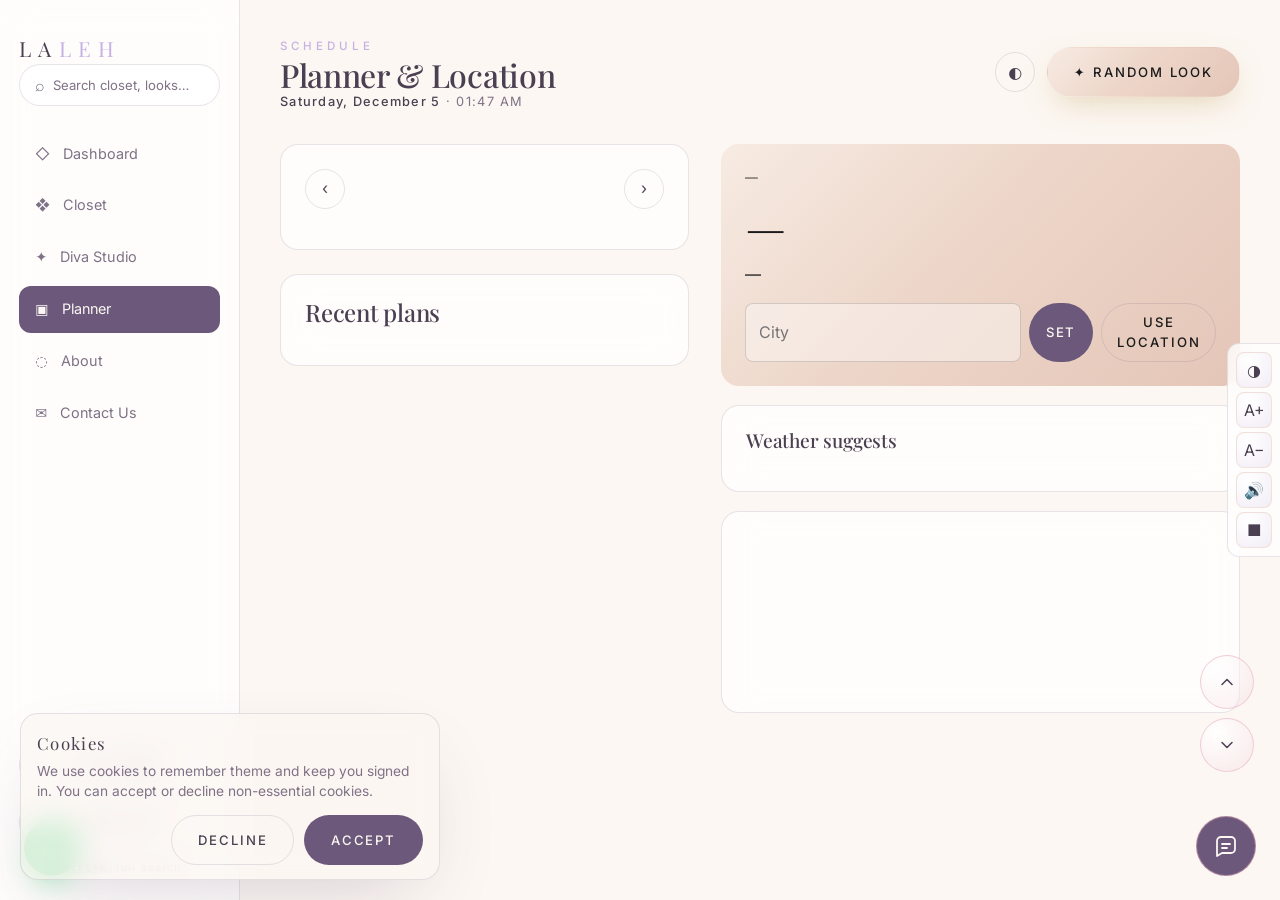
<file: frontend/planner.html>
<!DOCTYPE html><html lang="en"><head>
<meta charset="UTF-8"><meta name="viewport" content="width=device-width, initial-scale=1">
<title>Planner · Laleh</title>
<link rel="icon" href="assets/favicon.svg" type="image/svg+xml">
<link href="https://fonts.googleapis.com/css2?family=Inter:wght@300;400;500;600&family=Playfair+Display:ital,wght@0,500;1,500&display=swap" rel="stylesheet">
<link rel="stylesheet" href="css/finesse.css">
</head><body>
<div class="app-shell">
  <div id="sidebar-slot"></div>
  <main class="app-main">
    <div class="app-top">
      <div><span class="eyebrow">Schedule</span><h1>Planner & Location</h1>
        <div class="dt-widget" id="dt-widget"></div>
      </div>
      <div class="right">
        <button class="btn-icon" onclick="toggleTheme()" title="Theme">◐</button>
        <button class="btn btn-gold" onclick="randomOutfit()">✦ Random Look</button>
      </div>
    </div>

    <div class="planner-grid">
      <div>
        <div class="calendar">
          <div class="cal-head">
            <button class="btn-icon" onclick="shiftMonth(-1)">‹</button>
            <h3 id="cal-month"></h3>
            <button class="btn-icon" onclick="shiftMonth(1)">›</button>
          </div>
          <div class="cal-grid" id="cal-grid"></div>
        </div>

        <div class="card" style="margin-top:1.5rem">
          <div class="section-title"><h2>Recent plans</h2></div>
          <div id="entries"></div>
        </div>
      </div>

      <div style="display:flex;flex-direction:column;gap:1.2rem">
        <div class="weather-card">
          <div class="city" id="w-city">—</div>
          <div class="t" id="w-temp">—</div>
          <div style="text-transform:capitalize" id="w-cond">—</div>
          <div style="display:flex;gap:.5rem;margin-top:1rem">
            <input id="city-input" placeholder="City" style="flex:1;padding:.5rem .8rem;border-radius:8px;border:1px solid rgba(0,0,0,.15);background:rgba(255,255,255,.4)">
            <button class="btn btn-primary" onclick="loadWeather()" style="padding:.5rem 1rem">Set</button>
            <button class="btn btn-ghost" onclick="useCurrentLocationWeather()" style="padding:.5rem .9rem">Use location</button>
          </div>
        </div>

        <div class="card">
          <div class="section-title"><h2 style="font-size:1.2rem">Weather suggests</h2></div>
          <div id="suggest" style="display:grid;grid-template-columns:repeat(3,1fr);gap:.5rem"></div>
        </div>

        <div class="card" style="padding:0;overflow:hidden">
          <iframe id="planner-map" title="Map" style="width:100%;height:200px;border:0;display:block"
            src="https://maps.google.com/maps?q=London&z=11&output=embed"></iframe>
        </div>
      </div>
    </div>
  </main>
</div>

<div class="modal" id="plan-modal">
  <div class="box">
    <h3>Plan a look</h3>
    <form onsubmit="submitPlan(event)">
      <div class="field"><label>Date</label><input type="date" id="plan-date" name="date" required></div>
      <div class="field"><label>Outfit</label>
        <select id="plan-outfit" name="outfit_id" style="width:100%;padding:.9rem 1rem;border-radius:12px;border:1px solid var(--border);background:transparent;color:var(--text)"></select>
      </div>
      <div class="field"><label>Note</label><input name="note" placeholder="e.g. dinner with M."></div>
      <div style="display:flex;gap:.5rem;margin-top:1rem">
        <button type="button" class="btn btn-ghost" onclick="closePlan()" style="flex:1;justify-content:center">Cancel</button>
        <button class="btn btn-gold" style="flex:1;justify-content:center">Save Plan</button>
      </div>
    </form>
  </div>
</div>

<div id="floating-slot"></div>
<script src="js/finesse.js"></script>
<script>document.getElementById('sidebar-slot').outerHTML = F.renderChrome('planner');</script>
<script src="js/planner.js"></script>
</body></html>
</file>
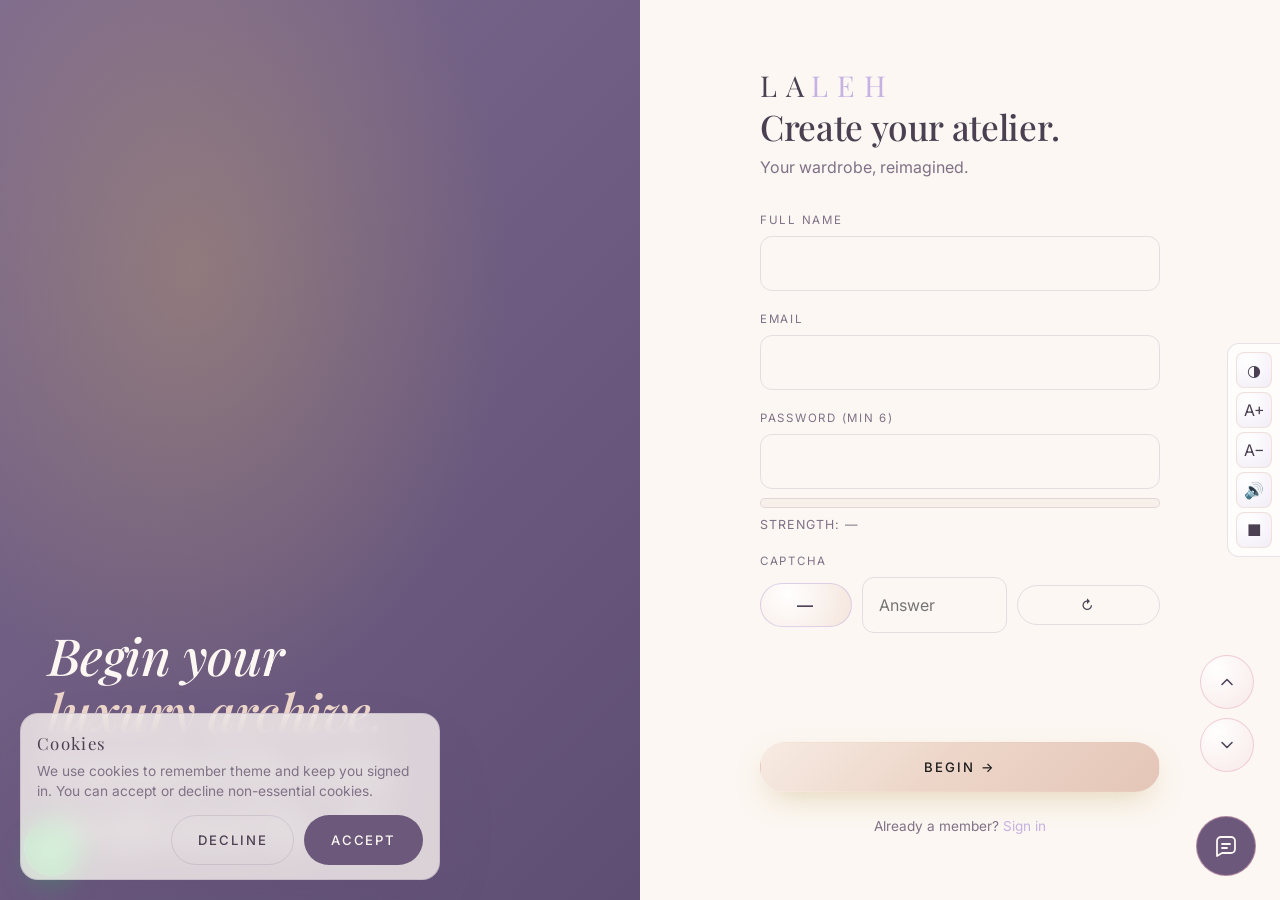
<file: frontend/signup.html>
<!DOCTYPE html><html lang="en"><head>
<meta charset="UTF-8"><meta name="viewport" content="width=device-width, initial-scale=1">
<title>Create Atelier · Laleh</title>
<link rel="icon" href="assets/favicon.svg" type="image/svg+xml">
<link href="https://fonts.googleapis.com/css2?family=Inter:wght@300;400;500;600&family=Playfair+Display:ital,wght@0,500;1,500&display=swap" rel="stylesheet">
<link rel="stylesheet" href="css/finesse.css">
</head><body>
<main class="auth-page">
  <aside class="auth-art">
    <h2>Begin your <span>luxury archive</span>. Curated by you, perfected by AI.</h2>
  </aside>
  <section class="auth-form-wrap">
    <form class="auth-form" onsubmit="doSignup(event)">
      <a href="index.html" class="logo">LA<span style="color:var(--accent)">LEH</span></a>
      <h1>Create your atelier.</h1>
      <p class="sub">Your wardrobe, reimagined.</p>
      <div class="msg"></div>
      <div class="field"><label>Full name</label><input type="text" name="name" required maxlength="100" pattern="[A-Za-z][A-Za-z\s'-]{1,98}"></div>
      <div class="field"><label>Email</label><input type="email" name="email" required></div>
      <div class="field">
        <label>Password (min 6)</label>
        <input id="pw" type="password" name="password" minlength="6" maxlength="64" required>
        <div class="pw-meter" aria-label="Password strength">
          <div class="pw-bar" id="pw-bar"></div>
        </div>
        <div class="pw-label" id="pw-label">Strength: —</div>
      </div>
      <div class="field">
        <label>Captcha</label>
        <div class="captcha-row" id="captcha-row">
          <div class="captcha-q" id="captcha-q">—</div>
          <input id="captcha-a" type="text" name="captcha" inputmode="numeric" autocomplete="off" placeholder="Answer" required>
          <button class="btn btn-ghost" type="button" onclick="refreshCaptcha()" style="padding:.55rem .9rem">↻</button>
        </div>
        <div id="recaptcha" style="margin-top:.75rem"></div>
      </div>
      <button class="btn btn-gold">Begin →</button>
      <p class="alt">Already a member? <a href="login.html">Sign in</a></p>
    </form>
  </section>
</main>
<div id="floating-slot"></div>
<script src="js/finesse.js"></script>
<script src="js/auth.js"></script>
</body></html>
</file>
<file: frontend/css/finesse.css>
/* ============================================================
   LALEH — Luxury Design System
   Palette: Beige White, Lilac, Champagne Pink Gold
   ============================================================ */

:root {
  --ivory: #fcf7f2;
  --bone:  #f5ece4;
  --beige: #e9dccd;
  /* light champagne-gold (softer next to lilac) */
  --gold:  #edd6c9;
  --gold-soft: #f3e2d8;
  --lilac: #c6b2e2;
  --gray:  #8c7f92;
  --char:  #6b587a;
  --black: #4f4259;
  --white: #ffffff;

  --bg: var(--ivory);
  --surface: rgba(255,255,255,0.76);
  --text: #4b4052;
  --muted: #7f7186;
  --border: rgba(107,88,122,0.16);
  --accent: var(--lilac);
  --shadow-lux: 0 30px 80px -30px rgba(82,64,103,.25);
  --grad-gold: linear-gradient(135deg, #f7ebe3 0%, #edd6c9 45%, #e4c6b8 100%);
  --grad-noir: linear-gradient(135deg, #7d6a8f 0%, #5f4e74 100%);

  --font-display: "Playfair Display", "Cormorant Garamond", Georgia, serif;
  --font-sans: "Inter", "Helvetica Neue", system-ui, sans-serif;

  --radius: 18px;
  --radius-sm: 10px;
  --radius-lg: 28px;
}

html.dark {
  --bg: #2d2535;
  --surface: rgba(76,62,90,0.62);
  --text: #f6edf7;
  --muted: #cbbdd2;
  --border: rgba(244,230,250,0.12);
}

* { box-sizing: border-box; margin: 0; padding: 0; }
html { scroll-behavior: smooth; }
body {
  font-family: var(--font-sans);
  background: var(--bg);
  color: var(--text);
  line-height: 1.55;
  min-height: 100vh;
  -webkit-font-smoothing: antialiased;
  transition: background .4s ease, color .4s ease;
}
#__page-transition {
  position: fixed;
  inset: 0;
  background: var(--bg);
  opacity: 1;
  pointer-events: none;
  z-index: 1200;
  transition: opacity .28s ease;
}
#__page-transition.hide { opacity: 0; }
#__page-transition.show { opacity: 1; }
img { max-width: 100%; display: block; }
a { color: inherit; text-decoration: none; }
button { font: inherit; cursor: pointer; border: 0; background: transparent; color: inherit; }
input, textarea, select { font: inherit; color: inherit; }

/* Cookie consent */
#__cookies {
  position: fixed;
  left: 1.25rem;
  bottom: 1.25rem;
  z-index: 1300;
  max-width: 420px;
}
#__cookies.hide { opacity: 0; transform: translateY(10px); transition: opacity .25s ease, transform .25s ease; }
#__cookies .c-card {
  background: color-mix(in srgb, var(--bg) 78%, transparent);
  border: 1px solid var(--border);
  border-radius: 18px;
  padding: 1rem 1rem .9rem;
  box-shadow: var(--shadow-lux);
  backdrop-filter: blur(14px);
}
#__cookies .c-title { font-family: var(--font-display); font-size: 1.05rem; letter-spacing: .08em; }
#__cookies .c-text { color: var(--muted); font-size: .86rem; margin-top: .35rem; line-height: 1.45; }
#__cookies .c-actions { display: flex; gap: .6rem; margin-top: .85rem; justify-content: flex-end; }

/* Girlish floating icons */
.wa-fab, .chat-fab, .scroll-fab {
  border: 1px solid rgba(230,171,190,.55);
  background: radial-gradient(circle at 30% 25%, rgba(255,255,255,.92), rgba(230,171,190,.18));
  color: var(--black);
}
.wa-fab { background: radial-gradient(circle at 30% 25%, rgba(255,255,255,.92), rgba(237,214,201,.35)); color: #2a7a59; }
.chat-fab { background: radial-gradient(circle at 30% 25%, rgba(255,255,255,.92), rgba(198,178,226,.22)); }
.wa-fab:hover, .chat-fab:hover, .scroll-fab:hover { transform: scale(1.08); }

.scroll-fabs {
  position: fixed;
  right: 1.6rem;
  bottom: 8rem;
  z-index: 110;
  display: flex;
  flex-direction: column;
  gap: .55rem;
}
.scroll-fab {
  width: 54px;
  height: 54px;
  border-radius: 999px;
  box-shadow: var(--shadow-lux);
  display: inline-flex;
  align-items: center;
  justify-content: center;
  font-size: 1.05rem;
  transition: transform .2s ease;
}

/* Softer a11y buttons to match icon set */
.a11y-bar {
  background: color-mix(in srgb, var(--bg) 70%, transparent);
  border: 1px solid rgba(198,178,226,.45);
}
.a11y-bar button {
  border: 1px solid rgba(237,214,201,.65);
  background: radial-gradient(circle at 30% 25%, rgba(255,255,255,.92), rgba(198,178,226,.22));
}
.a11y-bar button:hover { background: var(--grad-gold); color: #3b3143; }

/* Captcha + password strength */
.captcha-row {
  display: flex;
  gap: .6rem;
  align-items: center;
}
.captcha-row input {
  flex: 1 1 auto;
  min-width: 0;
  width: auto;
}
.captcha-q {
  min-width: 92px;
  text-align: center;
  padding: .55rem .7rem;
  border-radius: 999px;
  border: 1px solid rgba(198,178,226,.55);
  background: radial-gradient(circle at 30% 25%, rgba(255,255,255,.92), rgba(237,214,201,.55));
  color: var(--black);
  letter-spacing: .08em;
  font-weight: 600;
}
.pw-meter {
  margin-top: .55rem;
  height: 10px;
  border-radius: 999px;
  border: 1px solid var(--border);
  background: color-mix(in srgb, var(--bone) 65%, transparent);
  overflow: hidden;
}
.pw-bar {
  height: 100%;
  width: 0%;
  border-radius: 999px;
  background: linear-gradient(90deg, rgba(230,171,190,.9), rgba(198,178,226,.9), rgba(237,214,201,.95));
  transition: width .18s ease;
}
.pw-label {
  margin-top: .4rem;
  font-size: .78rem;
  color: var(--muted);
  letter-spacing: .08em;
  text-transform: uppercase;
}

#recaptcha {
  min-height: 78px;
}

/* ============== TYPOGRAPHY ============== */
h1,h2,h3,h4 { font-family: var(--font-display); font-weight: 500; letter-spacing: -0.01em; line-height: 1.1; }
h1 { font-size: clamp(2.5rem, 6vw, 5.5rem); }
h2 { font-size: clamp(2rem, 4vw, 3.5rem); }
h3 { font-size: clamp(1.4rem, 2.4vw, 2rem); }
.eyebrow { text-transform: uppercase; letter-spacing: .35em; font-size: .72rem; color: var(--accent); font-weight: 500; }
.muted { color: var(--muted); }

/* ============== LAYOUT ============== */
.container { max-width: 1280px; margin: 0 auto; padding: 0 1.5rem; }
section { padding: 6rem 0; }

/* ============== NAV ============== */
.nav {
  position: fixed; top: 0; left: 0; right: 0; z-index: 50;
  display: flex; align-items: center; justify-content: space-between;
  padding: 1.1rem 2rem;
  backdrop-filter: blur(20px) saturate(140%);
  -webkit-backdrop-filter: blur(20px) saturate(140%);
  background: color-mix(in srgb, var(--bg) 75%, transparent);
  border-bottom: 1px solid var(--border);
}
.nav .logo { font-family: var(--font-display); font-size: 1.5rem; letter-spacing: .35em; }
.nav .logo span { color: var(--accent); }
.nav ul { display: flex; gap: 2rem; list-style: none; }
.nav ul a { font-size: .85rem; letter-spacing: .12em; text-transform: uppercase; opacity: .8; transition: opacity .3s, color .3s; }
.nav ul a:hover { opacity: 1; color: var(--accent); }
.nav .nav-actions { display: flex; gap: .75rem; align-items: center; }
@media (max-width: 800px) { .nav ul { display: none; } }

/* ============== BUTTONS ============== */
.btn {
  display: inline-flex; align-items: center; gap: .5rem;
  padding: .85rem 1.6rem; border-radius: 999px;
  font-size: .82rem; letter-spacing: .15em; text-transform: uppercase; font-weight: 500;
  transition: transform .25s ease, box-shadow .25s ease, background .3s, color .3s;
  border: 1px solid transparent;
}
.btn-primary { background: var(--char); color: var(--ivory); }
.btn-primary:hover { transform: translateY(-2px); box-shadow: 0 14px 30px -10px rgba(0,0,0,.4); }
.btn-gold { background: var(--grad-gold); color: #1a1a1a; box-shadow: 0 12px 30px -10px rgba(200,169,106,.5); }
.btn-gold:hover { transform: translateY(-2px); }
.btn-ghost { border: 1px solid var(--border); }
.btn-ghost:hover { border-color: var(--accent); color: var(--accent); }
.btn-icon { width: 40px; height: 40px; border-radius: 50%; display: inline-flex; align-items: center; justify-content: center; border: 1px solid var(--border); }

/* ============== GLASS / CARDS ============== */
.glass {
  background: var(--surface);
  border: 1px solid var(--border);
  backdrop-filter: blur(18px);
  -webkit-backdrop-filter: blur(18px);
  border-radius: var(--radius);
}
.card { background: var(--surface); border: 1px solid var(--border); border-radius: var(--radius); padding: 1.5rem; backdrop-filter: blur(18px); }

/* ============== HERO ============== */
.hero { position: relative; min-height: 100vh; display: flex; align-items: center; padding-top: 6rem; overflow: hidden; }
.hero::before {
  content:""; position:absolute; inset:0; z-index:-1;
  background:
    radial-gradient(ellipse at 20% 20%, rgba(200,169,106,.18), transparent 50%),
    radial-gradient(ellipse at 80% 80%, rgba(227,217,198,.4), transparent 60%);
}
.hero-grid { display: grid; grid-template-columns: 1.2fr .8fr; gap: 4rem; align-items: center; }
@media (max-width: 900px) { .hero-grid { grid-template-columns: 1fr; } }
.hero h1 .it { font-style: italic; color: var(--accent); }
.hero p.lead { font-size: 1.15rem; color: var(--muted); max-width: 540px; margin: 1.5rem 0 2.5rem; }
.hero-cta { display: flex; gap: 1rem; flex-wrap: wrap; }

.hero-visual {
  position: relative; aspect-ratio: 4/5; border-radius: var(--radius-lg);
  background: var(--grad-noir);
  overflow: hidden;
  box-shadow: var(--shadow-lux);
}
.hero-visual::after {
  content:"LALEH"; position:absolute; bottom:1.5rem; left:1.5rem;
  font-family: var(--font-display); font-style: italic; color: var(--gold);
  letter-spacing: .3em; font-size: 1rem;
}
.hero-visual .silhouette {
  position: absolute; inset: 0;
  background:
    radial-gradient(circle at 50% 30%, rgba(200,169,106,.4), transparent 40%),
    linear-gradient(180deg, transparent 0%, rgba(10,10,10,.5) 100%);
}
.hero-visual .frame {
  position:absolute; inset: 1.2rem; border: 1px solid rgba(200,169,106,.35); border-radius: calc(var(--radius-lg) - 8px);
}

/* ============== FEATURES ============== */
.features-grid { display: grid; grid-template-columns: repeat(3, 1fr); gap: 2rem; margin-top: 3rem; }
@media (max-width: 900px) { .features-grid { grid-template-columns: 1fr; } }
.feature { padding: 2.5rem; border-radius: var(--radius); border: 1px solid var(--border); transition: transform .4s, border-color .4s; background: var(--surface); }
.feature:hover { transform: translateY(-6px); border-color: var(--accent); }
.feature .num { font-family: var(--font-display); font-style: italic; color: var(--accent); font-size: 2rem; }
.feature h3 { margin: 1rem 0 .75rem; }

/* ============== TESTIMONIALS ============== */
.t-grid { display:grid; grid-template-columns: repeat(3,1fr); gap: 1.5rem; margin-top: 3rem; }
@media (max-width: 900px) { .t-grid { grid-template-columns: 1fr; } }
.t-card { padding: 2rem; border-radius: var(--radius); background: var(--surface); border: 1px solid var(--border); }
.t-card p { font-family: var(--font-display); font-style: italic; font-size: 1.1rem; }
.t-card .author { margin-top: 1.5rem; font-size: .8rem; letter-spacing: .15em; text-transform: uppercase; color: var(--muted); }

/* ============== AUTH ============== */
.auth-page {
  min-height: 100vh; display: grid; grid-template-columns: 1fr 1fr;
  background: var(--bg);
}
@media (max-width: 900px) { .auth-page { grid-template-columns: 1fr; } }
.auth-art {
  background: var(--grad-noir); position: relative; overflow: hidden;
  display: flex; align-items: flex-end; padding: 3rem; color: var(--ivory);
}
.auth-art::before {
  content:""; position:absolute; inset:0;
  background: radial-gradient(ellipse at 30% 30%, rgba(200,169,106,.35), transparent 50%);
}
.auth-art h2 { position: relative; font-style: italic; max-width: 380px; }
.auth-art h2 span { color: var(--gold); }
.auth-form-wrap { display: flex; align-items: center; justify-content: center; padding: 3rem 2rem; }
.auth-form { width: 100%; max-width: 400px; }
.auth-form .logo { font-family: var(--font-display); font-size: 1.8rem; letter-spacing: .3em; margin-bottom: 2rem; }
.auth-form h1 { font-size: 2.2rem; margin-bottom: .5rem; }
.auth-form p.sub { color: var(--muted); margin-bottom: 2rem; }
.field { margin-bottom: 1.2rem; }
.field label { display:block; font-size: .72rem; letter-spacing: .15em; text-transform: uppercase; color: var(--muted); margin-bottom: .4rem; }
.field input {
  width: 100%; padding: .9rem 1rem; border-radius: 12px;
  border: 1px solid var(--border); background: transparent; color: var(--text);
  transition: border-color .3s;
}
.field input:focus { outline: none; border-color: var(--accent); }
.auth-form .btn { width: 100%; justify-content: center; }
.auth-form .alt { text-align: center; margin-top: 1.5rem; font-size: .85rem; color: var(--muted); }
.auth-form .alt a { color: var(--accent); }
.msg { padding: .75rem 1rem; border-radius: 10px; font-size: .85rem; margin-bottom: 1rem; display:none; }
.msg.ok { background: rgba(80,160,90,.12); color: #2e7d3a; display: block; }
.msg.err { background: rgba(200,60,60,.12); color: #b32a2a; display: block; }

/* ============== APP SHELL (Dashboard / Closet / Diva / Planner) ============== */
.app-shell { display: grid; grid-template-columns: 240px 1fr; min-height: 100vh; }
@media (max-width: 900px) { .app-shell { grid-template-columns: 1fr; } .sidebar { display: none; } }
.sidebar {
  background: var(--surface);
  border-right: 1px solid var(--border);
  padding: 2rem 1.2rem;
  position: sticky; top: 0; height: 100vh;
  backdrop-filter: blur(18px);
}
.sidebar .logo { font-family: var(--font-display); letter-spacing: .35em; font-size: 1.3rem; margin-bottom: 2.5rem; }
.sidebar .logo span { color: var(--accent); }
.sidebar nav a {
  display: flex; align-items: center; gap: .8rem; padding: .8rem 1rem; border-radius: 12px;
  font-size: .9rem; color: var(--muted); margin-bottom: .25rem; transition: background .3s, color .3s;
}
.sidebar nav a:hover, .sidebar nav a.active { background: var(--char); color: var(--ivory); }
html.dark .sidebar nav a:hover, html.dark .sidebar nav a.active { background: var(--gold); color: #0a0a0a; }
.sidebar .foot { position: absolute; bottom: 1.5rem; left: 1.2rem; right: 1.2rem; }
.app-main { padding: 2rem 2.5rem 5rem; }
@media (max-width: 600px) { .app-main { padding: 1.5rem 1rem 5rem; } }

.app-top { display: flex; justify-content: space-between; align-items: center; margin-bottom: 2rem; }
.app-top h1 { font-size: 2rem; }
.app-top .right { display: flex; gap: .75rem; align-items: center; }

/* Dashboard widgets */
.widgets { display: grid; grid-template-columns: repeat(4, 1fr); gap: 1.2rem; }
@media (max-width: 900px) { .widgets { grid-template-columns: repeat(2,1fr); } }
.widget { padding: 1.5rem; border-radius: var(--radius); background: var(--surface); border: 1px solid var(--border); }
.widget .lbl { font-size: .72rem; letter-spacing: .2em; text-transform: uppercase; color: var(--muted); }
.widget .val { font-family: var(--font-display); font-size: 2.4rem; margin-top: .4rem; }
.widget.gold { background: var(--grad-gold); color: #1a1a1a; border-color: transparent; }
.widget.dark { background: var(--grad-noir); color: var(--ivory); border-color: transparent; }
.widget.dark .val, .widget.gold .val { color: inherit; }

.dash-grid { display: grid; grid-template-columns: 2fr 1fr; gap: 1.5rem; margin-top: 2rem; }
@media (max-width: 900px) { .dash-grid { grid-template-columns: 1fr; } }
.section-title { display:flex; justify-content: space-between; align-items: baseline; margin-bottom: 1rem; }
.section-title h2 { font-size: 1.5rem; }

/* Closet */
.closet-toolbar { display: flex; gap: .75rem; flex-wrap: wrap; margin-bottom: 1.5rem; align-items: center; }
.search-bar {
  flex: 1; min-width: 220px; display: flex; align-items: center; gap: .5rem;
  padding: .7rem 1rem; border-radius: 999px; border: 1px solid var(--border); background: var(--surface);
}
.search-bar input { flex: 1; background: transparent; border: 0; outline: none; }
.cat-pills { display: flex; gap: .5rem; flex-wrap: wrap; margin-bottom: 1.5rem; }
.pill { padding: .5rem 1rem; border-radius: 999px; border: 1px solid var(--border); font-size: .8rem; cursor: pointer; transition: all .3s; }
.pill.active, .pill:hover { background: var(--char); color: var(--ivory); border-color: var(--char); }
html.dark .pill.active { background: var(--gold); color: #000; border-color: var(--gold); }

.item-grid { display: grid; grid-template-columns: repeat(auto-fill, minmax(200px, 1fr)); gap: 1.2rem; }
.item {
  position: relative; aspect-ratio: 3/4; border-radius: var(--radius); overflow: hidden;
  background: var(--bone); border: 1px solid var(--border); transition: transform .4s, box-shadow .4s;
  cursor: pointer;
}
.item:hover { transform: translateY(-6px); box-shadow: var(--shadow-lux); }
.item img { width: 100%; height: 100%; object-fit: cover; transition: transform .6s; }
.item:hover img { transform: scale(1.06); }
.item .ov { position:absolute; left:0; right:0; bottom:0; padding: 1rem; color: #fff;
  background: linear-gradient(0deg, rgba(0,0,0,.75), transparent); font-size: .85rem; }
.item .ov b { display: block; font-family: var(--font-display); font-size: 1rem; }
.item .del { position:absolute; top: .5rem; right: .5rem; background: rgba(0,0,0,.6); color: #fff;
  width: 32px; height: 32px; border-radius: 50%; display: none; align-items:center; justify-content:center; }
.item:hover .del { display: flex; }

.empty { text-align: center; padding: 4rem 2rem; color: var(--muted); }

/* Modal */
.modal { position: fixed; inset: 0; background: rgba(10,10,10,.6); display:none; align-items:center; justify-content:center; z-index: 200; backdrop-filter: blur(8px); }
.modal.show { display: flex; }
.modal .box { width: min(440px, 92vw); background: var(--bg); border-radius: var(--radius-lg); padding: 2rem; border: 1px solid var(--border); }
.modal h3 { margin-bottom: 1.2rem; }

/* Diva Studio */
.diva-wrap { display: grid; grid-template-columns: 1fr 320px; gap: 2rem; }
@media (max-width: 900px) { .diva-wrap { grid-template-columns: 1fr; } }
.mannequin {
  position: relative;
  aspect-ratio: 3/4;
  border-radius: var(--radius-lg);
  background: radial-gradient(ellipse at 30% 20%, rgba(200,169,106,.08), transparent 40%), var(--grad-noir);
  overflow: hidden;
  box-shadow: var(--shadow-lux);
  border: 1px solid var(--border);
  transition: transform .6s ease;
}
.mannequin .canvas-hint {
  position: absolute;
  top: 1rem;
  left: 50%;
  transform: translateX(-50%);
  font-size: .68rem;
  letter-spacing: .16em;
  text-transform: uppercase;
  color: var(--muted);
}
.mannequin .slot {
  position: absolute;
  left: 50%;
  transform: translateX(-50%);
  display: flex;
  align-items: center;
  justify-content: center;
  color: rgba(200,169,106,.65);
  font-size: .72rem;
  letter-spacing: .2em;
  text-transform: uppercase;
  border-radius: 12px;
  transition: border-color .3s, background .3s;
}
.mannequin .slot.over { background: rgba(200,169,106,.1); }
.mannequin .slot img { max-height: 100%; max-width: 100%; object-fit: contain; }
.slot.full { top: 12%; width: 52%; height: 72%; z-index: 1; }
.slot.top { top: 16%; width: 52%; height: 34%; z-index: 2; }
.slot.bottom { top: 46%; width: 52%; height: 34%; z-index: 2; }
.slot.shoes { top: 82%; width: 35%; height: 12%; z-index: 2; }
.slot.acc { top: 10%; left: auto; right: 6%; transform: none; width: 22%; height: 16%; z-index: 3; }

.diva-side h3 { margin-bottom: 1rem; }
.diva-pool { display: grid; grid-template-columns: repeat(3,1fr); gap: .5rem; max-height: 400px; overflow-y: auto; padding: .5rem; border-radius: var(--radius); border: 1px solid var(--border); background: var(--surface); }
.pool-item { aspect-ratio: 1; border-radius: 8px; overflow: hidden; cursor: grab; border: 1px solid var(--border); }
.pool-item img { width:100%; height:100%; object-fit: cover; }
.pool-item:active { cursor: grabbing; }
.diva-actions { display: flex; gap: .5rem; margin-top: 1rem; flex-wrap: wrap; }

/* Planner */
.planner-grid { display: grid; grid-template-columns: 2fr 1fr; gap: 2rem; }
@media (max-width: 900px) { .planner-grid { grid-template-columns: 1fr; } }
.calendar { background: var(--surface); border: 1px solid var(--border); border-radius: var(--radius); padding: 1.5rem; }
.cal-head { display:flex; justify-content: space-between; align-items: center; margin-bottom: 1rem; }
.cal-head h3 { font-size: 1.2rem; }
.cal-grid { display: grid; grid-template-columns: repeat(7,1fr); gap: 4px; }
.cal-cell { aspect-ratio: 1; border-radius: 8px; display: flex; align-items: flex-start; justify-content: flex-end;
  padding: .4rem; font-size: .8rem; border: 1px solid var(--border); cursor: pointer; transition: all .25s;
  position: relative;
}
.cal-cell:hover { background: var(--accent); color: #1a1a1a; border-color: var(--accent); }
.cal-cell.today { background: var(--char); color: var(--ivory); border-color: var(--char); }
.cal-cell.has::before { content:""; position:absolute; left: 6px; bottom: 6px; width: 6px; height: 6px; border-radius: 50%; background: var(--accent); }
.cal-day { text-align:center; font-size:.7rem; letter-spacing:.15em; text-transform:uppercase; color: var(--muted); padding: .4rem 0; }

/* Weather card */
.weather-card { background: var(--grad-gold); color: #1a1a1a; border-radius: var(--radius); padding: 1.5rem; }
.weather-card .t { font-family: var(--font-display); font-size: 3rem; }
.weather-card .city { letter-spacing: .15em; text-transform: uppercase; font-size: .8rem; opacity: .8; }

/* Chatbot */
.chat-fab { position: fixed; bottom: 1.5rem; right: 1.5rem; z-index: 100; width: 60px; height: 60px;
  border-radius: 50%; background: var(--char); color: var(--ivory);
  display:flex; align-items:center; justify-content:center;
  box-shadow: var(--shadow-lux); transition: transform .3s; }
.chat-fab:hover { transform: scale(1.08); }
.chat-window {
  position: fixed; bottom: 6rem; right: 1.5rem; z-index: 100; width: 340px; max-width: 92vw; height: 480px; max-height: 70vh;
  background: var(--bg); border: 1px solid var(--border); border-radius: var(--radius-lg);
  display: none; flex-direction: column; overflow: hidden; box-shadow: var(--shadow-lux);
}
.chat-window.open { display: flex; }
.chat-head { padding: 1rem 1.2rem; background: var(--grad-noir); color: var(--ivory); }
.chat-head b { font-family: var(--font-display); font-style: italic; }
.chat-body { flex: 1; padding: 1rem; overflow-y: auto; display: flex; flex-direction: column; gap: .6rem; }
.bubble { max-width: 80%; padding: .6rem .9rem; border-radius: 14px; font-size: .9rem; }
.bubble.bot { background: var(--bone); align-self: flex-start; }
.bubble.me { background: var(--char); color: var(--ivory); align-self: flex-end; }
.chat-input { display:flex; border-top: 1px solid var(--border); }
.chat-input input { flex: 1; padding: .8rem 1rem; border: 0; background: transparent; outline: none; }
.chat-input button { padding: 0 1.2rem; color: var(--accent); }

/* WhatsApp FAB */
.wa-fab { position: fixed; bottom: 1.5rem; left: 1.5rem; z-index: 100; width: 56px; height: 56px;
  border-radius: 50%; background: #25D366; color: #fff; display:flex; align-items:center; justify-content:center;
  box-shadow: 0 14px 30px -10px rgba(37,211,102,.5); }

/* Accessibility toolbar */
.a11y-bar { position: fixed; top: 50%; right: 0; transform: translateY(-50%); z-index: 90;
  display: flex; flex-direction: column; gap: .25rem; padding: .5rem;
  background: var(--surface); border: 1px solid var(--border); border-right: 0;
  border-radius: 12px 0 0 12px; backdrop-filter: blur(12px); }
.a11y-bar button { width: 36px; height: 36px; border-radius: 8px; }
.a11y-bar button:hover { background: var(--accent); color: #1a1a1a; }
html.contrast { filter: contrast(1.4) saturate(1.2); }
html.contrast body { background: #000 !important; color: #fff !important; }

/* Loading screen */
.loader {
  position: fixed; inset: 0; background: var(--bg); z-index: 999;
  display: flex; align-items: center; justify-content: center; flex-direction: column; gap: 1.5rem;
  transition: opacity .6s, visibility .6s;
}
.loader.hide { opacity: 0; visibility: hidden; pointer-events: none; }
.loader .l-logo { font-family: var(--font-display); font-size: 2.5rem; letter-spacing: .4em; }
.loader .l-logo span { color: var(--accent); }
.loader .bar { width: 200px; height: 2px; background: var(--border); position: relative; overflow: hidden; }
.loader .bar::after { content:""; position:absolute; left: -40%; top: 0; bottom: 0; width: 40%; background: var(--grad-gold); animation: slide 1.4s ease-in-out infinite; }
@keyframes slide { 0% { left:-40%; } 100% { left:100%; } }

/* Reveal animations */
.reveal { opacity: 0; transform: translateY(30px); transition: opacity .9s ease, transform .9s ease; }
.reveal.in { opacity: 1; transform: translateY(0); }

/* Footer */
.footer { padding: 4rem 2rem 2rem; border-top: 1px solid var(--border); }
.footer-grid { display: grid; grid-template-columns: 2fr 1fr 1fr 1fr; gap: 2rem; max-width: 1280px; margin: 0 auto; }
@media (max-width: 800px) { .footer-grid { grid-template-columns: 1fr 1fr; } }
.footer h4 { font-family: var(--font-display); margin-bottom: 1rem; }
.footer ul { list-style: none; }
.footer ul li { margin-bottom: .5rem; font-size: .9rem; color: var(--muted); }
.footer .copy { text-align: center; margin-top: 3rem; color: var(--muted); font-size: .8rem; letter-spacing: .15em; text-transform: uppercase; }

/* Page transition */
body { animation: fadeIn .6s ease both; }
@keyframes fadeIn { from { opacity:0; transform: translateY(8px); } to { opacity:1; transform:none; } }

/* DateTime widget */
.dt-widget { font-size: .8rem; color: var(--muted); letter-spacing: .1em; }
.dt-widget b { color: var(--text); font-weight: 500; }

/* Recent outfits list */
.outfit-row { display:flex; align-items:center; gap: 1rem; padding: 1rem 0; border-bottom: 1px solid var(--border); }
.outfit-row:last-child { border-bottom: 0; }
.outfit-row .thumb { width: 56px; height: 56px; border-radius: 12px; background: var(--bone); display: flex; align-items:center; justify-content:center; font-family: var(--font-display); color: var(--accent); }
.outfit-row .meta b { display:block; }
.outfit-row .meta span { font-size: .8rem; color: var(--muted); }
/* ============================================================
   LALEH — Search Component Additions
   Shared search component styles
   ============================================================ */

/* ── Sidebar search bar ────────────────────────────────────── */
.sidebar-search {
  position: relative;
  margin-bottom: 1.5rem;
}

.sidebar-search-bar {
  display: flex;
  align-items: center;
  gap: .5rem;
  padding: .6rem .9rem;
  border-radius: 999px;
  border: 1px solid var(--border);
  background: var(--surface);
  transition: border-color .25s;
}

.sidebar-search-bar:focus-within {
  border-color: var(--accent);
  box-shadow: 0 0 0 3px rgba(200,169,106,.12);
}

.sidebar-search-bar .s-icon {
  color: var(--muted);
  font-size: 1rem;
  flex-shrink: 0;
  line-height: 1;
}

.sidebar-search-bar input {
  flex: 1;
  background: transparent;
  border: 0;
  outline: none;
  font-size: .85rem;
  color: var(--text);
  min-width: 0;
}

.sidebar-search-bar input::placeholder { color: var(--muted); }

.s-clear-btn {
  background: transparent;
  border: 0;
  color: var(--muted);
  cursor: pointer;
  font-size: 1rem;
  line-height: 1;
  padding: 0;
  display: none;
  flex-shrink: 0;
  transition: color .2s;
}
.s-clear-btn:hover { color: var(--text); }
.s-clear-btn.show  { display: block; }

/* ── Search results dropdown ───────────────────────────────── */
.search-dropdown {
  position: absolute;
  top: calc(100% + .5rem);
  left: 0; right: 0;
  background: var(--bg);
  border: 1px solid var(--border);
  border-radius: var(--radius);
  box-shadow: 0 20px 60px -20px rgba(10,10,10,.35);
  z-index: 500;
  overflow: hidden;
  /* animation */
  opacity: 0;
  transform: translateY(-6px);
  pointer-events: none;
  transition: opacity .2s ease, transform .2s ease;
  max-height: 360px;
  overflow-y: auto;
}

.search-dropdown.open {
  opacity: 1;
  transform: translateY(0);
  pointer-events: auto;
}

/* Scrollbar for dropdown */
.search-dropdown::-webkit-scrollbar       { width: 4px; }
.search-dropdown::-webkit-scrollbar-track { background: transparent; }
.search-dropdown::-webkit-scrollbar-thumb { background: var(--border); border-radius: 2px; }

/* Section headers inside dropdown */
.s-section-label {
  padding: .6rem 1rem .3rem;
  font-size: .65rem;
  letter-spacing: .25em;
  text-transform: uppercase;
  color: var(--muted);
  border-bottom: 1px solid var(--border);
  background: var(--surface);
  position: sticky;
  top: 0;
}

/* Individual result row */
.s-result {
  display: flex;
  align-items: center;
  gap: .75rem;
  padding: .65rem 1rem;
  cursor: pointer;
  transition: background .15s;
  text-decoration: none;
  color: var(--text);
  border-bottom: 1px solid var(--border);
}
.s-result:last-child { border-bottom: 0; }
.s-result:hover      { background: var(--bone); }
html.dark .s-result:hover { background: rgba(255,255,255,.06); }

.s-result:focus {
  outline: 2px solid var(--accent);
  outline-offset: -2px;
}

/* Thumbnail in result */
.s-thumb {
  width: 38px;
  height: 38px;
  border-radius: 8px;
  background: var(--bone);
  display: flex;
  align-items: center;
  justify-content: center;
  flex-shrink: 0;
  overflow: hidden;
  border: 1px solid var(--border);
  font-family: var(--font-display);
  color: var(--accent);
  font-size: 1rem;
}
.s-thumb img {
  width: 100%;
  height: 100%;
  object-fit: cover;
}

/* Text inside result */
.s-result-text { flex: 1; min-width: 0; }
.s-result-text b {
  display: block;
  font-size: .85rem;
  font-weight: 500;
  white-space: nowrap;
  overflow: hidden;
  text-overflow: ellipsis;
}
.s-result-text span {
  font-size: .75rem;
  color: var(--muted);
  white-space: nowrap;
  overflow: hidden;
  text-overflow: ellipsis;
  display: block;
}

/* Arrow icon */
.s-arrow {
  color: var(--muted);
  font-size: .8rem;
  flex-shrink: 0;
  transition: transform .2s, color .2s;
}
.s-result:hover .s-arrow { transform: translateX(3px); color: var(--accent); }

/* Empty / loading states */
.s-empty, .s-loading {
  padding: 1.2rem 1rem;
  text-align: center;
  color: var(--muted);
  font-size: .85rem;
}
.s-loading::after {
  content: '';
  display: inline-block;
  width: 12px;
  height: 12px;
  border: 2px solid var(--border);
  border-top-color: var(--accent);
  border-radius: 50%;
  animation: spin .7s linear infinite;
  margin-left: .5rem;
  vertical-align: middle;
}
@keyframes spin { to { transform: rotate(360deg); } }

/* ── Keyboard shortcut hint ─────────────────────────────────── */
.s-shortcut {
  padding: .5rem 1rem;
  font-size: .7rem;
  color: var(--muted);
  text-align: right;
  border-top: 1px solid var(--border);
  background: var(--surface);
  letter-spacing: .08em;
}

/* ── Highlight matched text in results ──────────────────────── */
.s-highlight {
  background: rgba(200,169,106,.25);
  color: var(--text);
  border-radius: 3px;
  padding: 0 2px;
}

/* ── Global search overlay (Ctrl+K / ⌘+K) ──────────────────── */
.global-search-overlay {
  position: fixed;
  inset: 0;
  background: rgba(10,10,10,.55);
  z-index: 800;
  display: none;
  align-items: flex-start;
  justify-content: center;
  padding-top: 10vh;
  backdrop-filter: blur(6px);
}
.global-search-overlay.show { display: flex; }

.global-search-box {
  width: min(580px, 92vw);
  background: var(--bg);
  border: 1px solid var(--border);
  border-radius: var(--radius-lg);
  box-shadow: 0 40px 100px -20px rgba(10,10,10,.5);
  overflow: hidden;
  animation: dropIn .25s ease both;
}
@keyframes dropIn {
  from { opacity: 0; transform: translateY(-20px) scale(.97); }
  to   { opacity: 1; transform: none; }
}

.global-search-input-wrap {
  display: flex;
  align-items: center;
  gap: .75rem;
  padding: 1rem 1.25rem;
  border-bottom: 1px solid var(--border);
}
.global-search-input-wrap .s-icon { font-size: 1.1rem; color: var(--accent); }
.global-search-input-wrap input {
  flex: 1;
  background: transparent;
  border: 0;
  outline: none;
  font-size: 1rem;
  color: var(--text);
}
.global-search-input-wrap .esc-badge {
  padding: .2rem .5rem;
  border: 1px solid var(--border);
  border-radius: 6px;
  font-size: .72rem;
  color: var(--muted);
  letter-spacing: .1em;
  cursor: pointer;
}

.global-search-results { max-height: 400px; overflow-y: auto; }
.global-search-footer {
  padding: .6rem 1.25rem;
  border-top: 1px solid var(--border);
  font-size: .72rem;
  color: var(--muted);
  background: var(--surface);
  display: flex;
  gap: 1.2rem;
  letter-spacing: .08em;
}
.global-search-footer kbd {
  background: var(--border);
  padding: .1rem .35rem;
  border-radius: 4px;
  font-size: .7rem;
  font-family: var(--font-sans);
}
</file>
